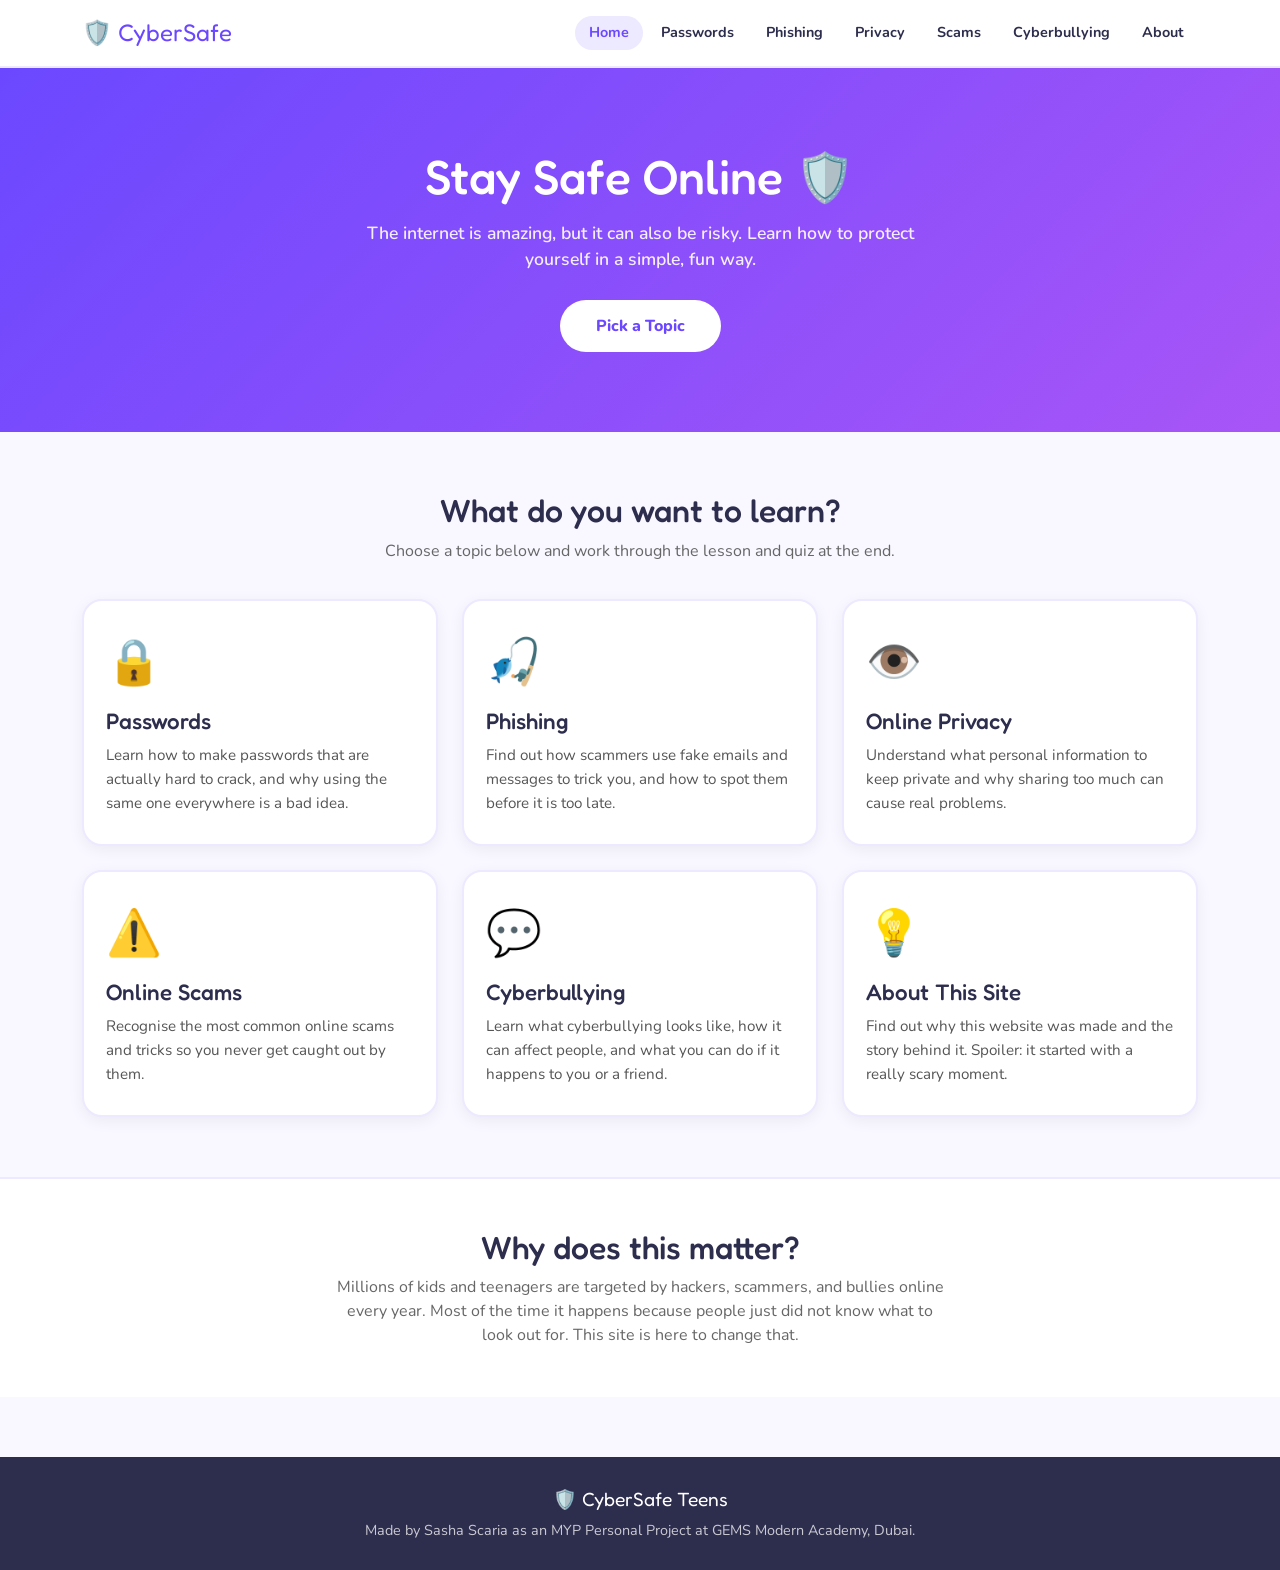
<file: index.html>
<!DOCTYPE html>
<html lang="en">
<head>
  <meta charset="UTF-8">
  <meta name="viewport" content="width=device-width, initial-scale=1.0">
  <title>CyberSafe Teens</title>
  <link href="https://cdn.jsdelivr.net/npm/bootstrap@5.3.0/dist/css/bootstrap.min.css" rel="stylesheet">
  <link rel="stylesheet" href="style.css">
</head>
<body>

<nav class="navbar navbar-expand-lg">
  <div class="container">
    <a class="navbar-brand" href="index.html">🛡️ CyberSafe</a>
    <button class="navbar-toggler" type="button" data-bs-toggle="collapse" data-bs-target="#navMenu">
      <span class="navbar-toggler-icon"></span>
    </button>
    <div class="collapse navbar-collapse" id="navMenu">
      <ul class="navbar-nav ms-auto gap-1">
        <li class="nav-item"><a class="nav-link active" href="index.html">Home</a></li>
        <li class="nav-item"><a class="nav-link" href="passwords.html">Passwords</a></li>
        <li class="nav-item"><a class="nav-link" href="phishing.html">Phishing</a></li>
        <li class="nav-item"><a class="nav-link" href="privacy.html">Privacy</a></li>
        <li class="nav-item"><a class="nav-link" href="scams.html">Scams</a></li>
        <li class="nav-item"><a class="nav-link" href="cyberbullying.html">Cyberbullying</a></li>
        <li class="nav-item"><a class="nav-link" href="about.html">About</a></li>
      </ul>
    </div>
  </div>
</nav>

<div class="hero">
  <div class="container">
    <h1>Stay Safe Online 🛡️</h1>
    <p>The internet is amazing, but it can also be risky. Learn how to protect yourself in a simple, fun way.</p>
    <a href="#topics" class="btn-hero">Pick a Topic</a>
  </div>
</div>

<section class="section-pad" id="topics">
  <div class="container">
    <h2 class="section-title">What do you want to learn?</h2>
    <p class="section-sub">Choose a topic below and work through the lesson and quiz at the end.</p>

    <div class="row g-4">
      <div class="col-sm-6 col-lg-4">
        <a href="passwords.html" class="topic-card">
          <span class="card-icon">🔒</span>
          <h3>Passwords</h3>
          <p>Learn how to make passwords that are actually hard to crack, and why using the same one everywhere is a bad idea.</p>
        </a>
      </div>

      <div class="col-sm-6 col-lg-4">
        <a href="phishing.html" class="topic-card">
          <span class="card-icon">🎣</span>
          <h3>Phishing</h3>
          <p>Find out how scammers use fake emails and messages to trick you, and how to spot them before it is too late.</p>
        </a>
      </div>

      <div class="col-sm-6 col-lg-4">
        <a href="privacy.html" class="topic-card">
          <span class="card-icon">👁️</span>
          <h3>Online Privacy</h3>
          <p>Understand what personal information to keep private and why sharing too much can cause real problems.</p>
        </a>
      </div>

      <div class="col-sm-6 col-lg-4">
        <a href="scams.html" class="topic-card">
          <span class="card-icon">⚠️</span>
          <h3>Online Scams</h3>
          <p>Recognise the most common online scams and tricks so you never get caught out by them.</p>
        </a>
      </div>

      <div class="col-sm-6 col-lg-4">
        <a href="cyberbullying.html" class="topic-card">
          <span class="card-icon">💬</span>
          <h3>Cyberbullying</h3>
          <p>Learn what cyberbullying looks like, how it can affect people, and what you can do if it happens to you or a friend.</p>
        </a>
      </div>

      <div class="col-sm-6 col-lg-4">
        <a href="about.html" class="topic-card">
          <span class="card-icon">💡</span>
          <h3>About This Site</h3>
          <p>Find out why this website was made and the story behind it. Spoiler: it started with a really scary moment.</p>
        </a>
      </div>
    </div>
  </div>
</section>

<section style="background:#fff; padding: 50px 0; border-top: 2px solid #EDE9FF;">
  <div class="container text-center">
    <h2 class="section-title">Why does this matter?</h2>
    <p class="section-sub" style="max-width:620px; margin: 0 auto 0;">
      Millions of kids and teenagers are targeted by hackers, scammers, and bullies online every year.
      Most of the time it happens because people just did not know what to look out for.
      This site is here to change that.
    </p>
  </div>
</section>

<footer>
  <div class="container">
    <span class="footer-brand">🛡️ CyberSafe Teens</span>
    <p style="margin:0;">Made by Sasha Scaria as an MYP Personal Project at GEMS Modern Academy, Dubai.</p>
  </div>
</footer>

<script src="https://cdn.jsdelivr.net/npm/bootstrap@5.3.0/dist/js/bootstrap.bundle.min.js"></script>
</body>
</html>
</file>
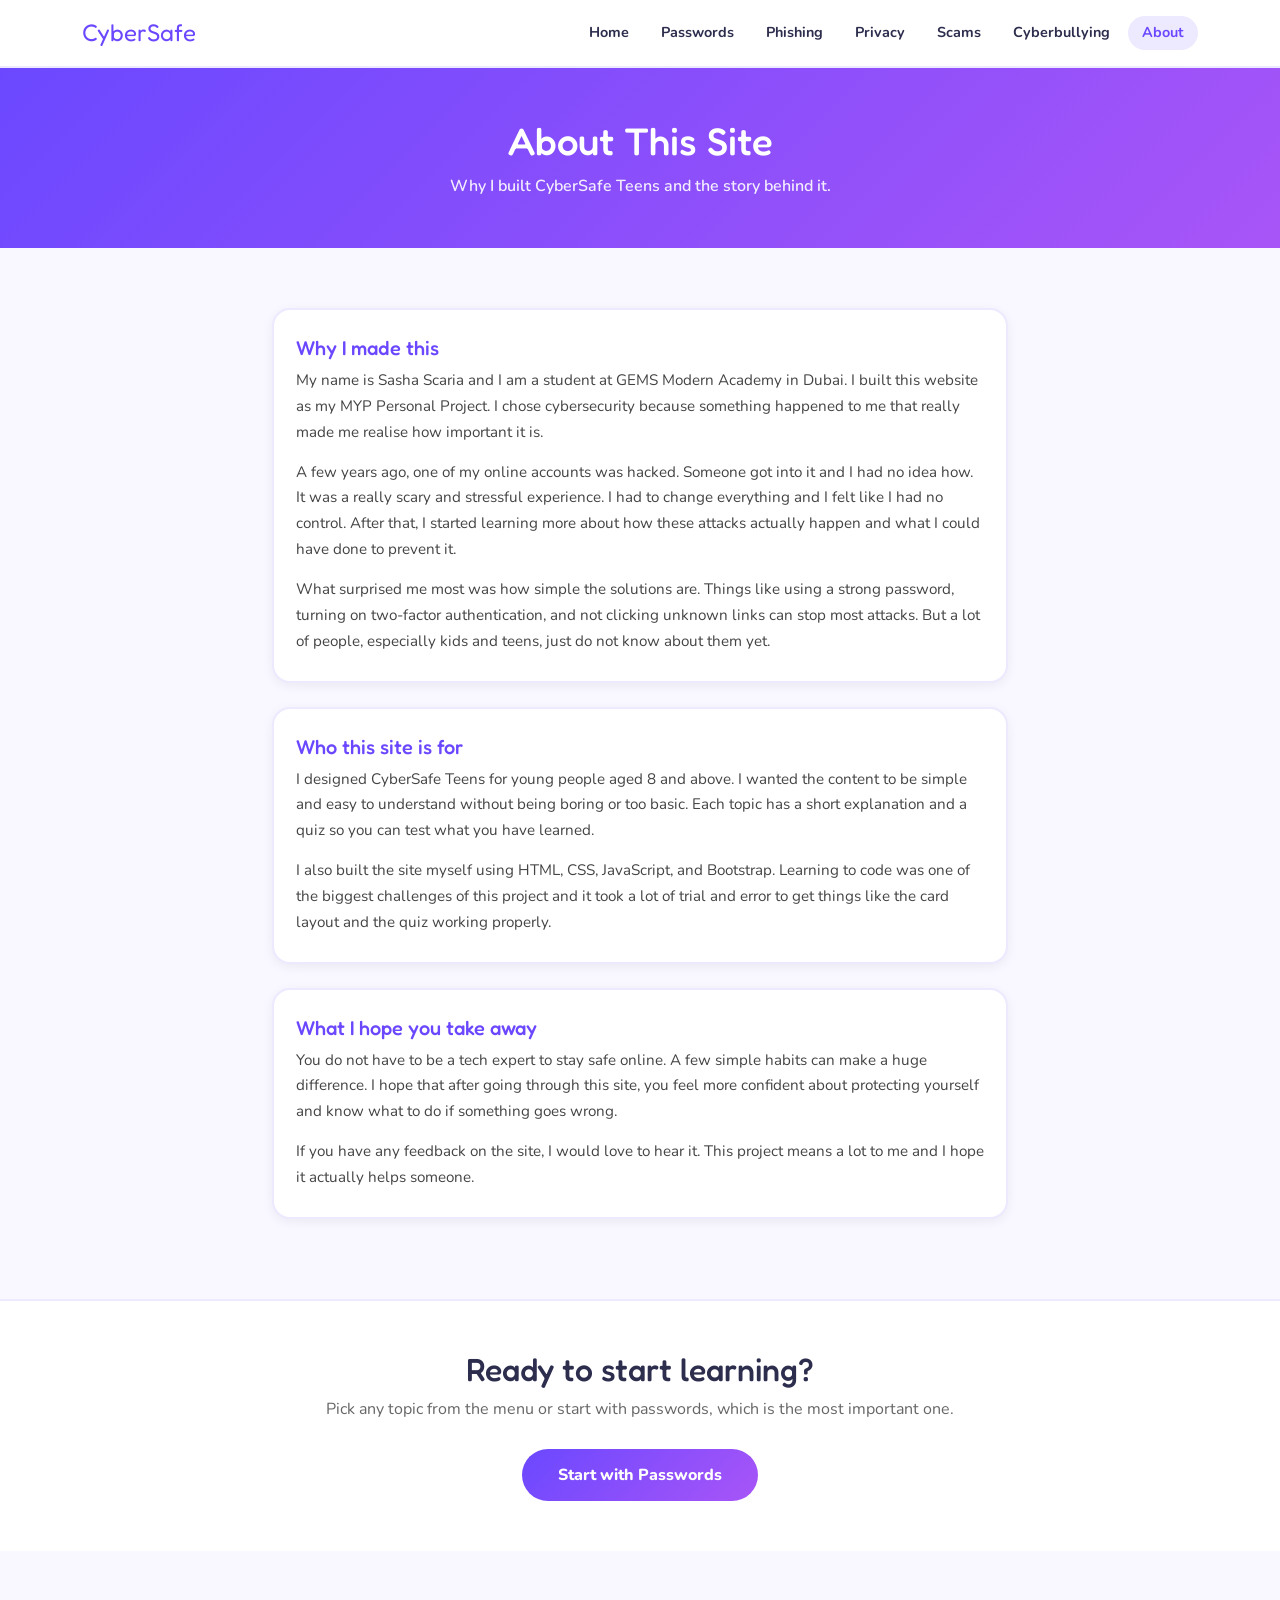
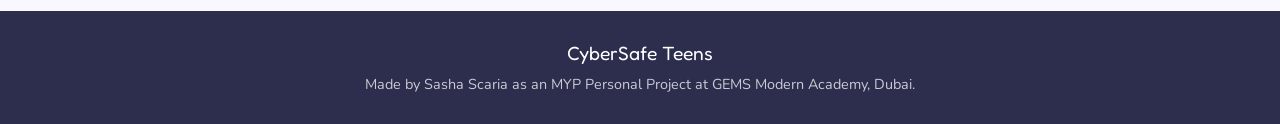
<file: about.html>
<!DOCTYPE html>
<html lang="en">
<head>
  <meta charset="UTF-8">
  <meta name="viewport" content="width=device-width, initial-scale=1.0">
  <title>About | CyberSafe Teens</title>
  <link href="https://cdn.jsdelivr.net/npm/bootstrap@5.3.0/dist/css/bootstrap.min.css" rel="stylesheet">
  <link rel="stylesheet" href="style.css">
</head>
<body>

<nav class="navbar navbar-expand-lg">
  <div class="container">
    <a class="navbar-brand" href="index.html">CyberSafe</a>
    <button class="navbar-toggler" type="button" data-bs-toggle="collapse" data-bs-target="#navMenu">
      <span class="navbar-toggler-icon"></span>
    </button>
    <div class="collapse navbar-collapse" id="navMenu">
      <ul class="navbar-nav ms-auto gap-1">
        <li class="nav-item"><a class="nav-link" href="index.html">Home</a></li>
        <li class="nav-item"><a class="nav-link" href="passwords.html">Passwords</a></li>
        <li class="nav-item"><a class="nav-link" href="phishing.html">Phishing</a></li>
        <li class="nav-item"><a class="nav-link" href="privacy.html">Privacy</a></li>
        <li class="nav-item"><a class="nav-link" href="scams.html">Scams</a></li>
        <li class="nav-item"><a class="nav-link" href="cyberbullying.html">Cyberbullying</a></li>
        <li class="nav-item"><a class="nav-link active" href="about.html">About</a></li>
      </ul>
    </div>
  </div>
</nav>

<div class="page-hero">
  <div class="container">
    <h1>About This Site</h1>
    <p>Why I built CyberSafe Teens and the story behind it.</p>
  </div>
</div>

<section class="section-pad">
  <div class="container">
    <div class="row justify-content-center">
      <div class="col-lg-8">

        <div class="info-card" style="margin-bottom: 24px;">
          <h4>Why I made this</h4>
          <p>
            My name is Sasha Scaria and I am a student at GEMS Modern Academy in Dubai.
            I built this website as my MYP Personal Project. I chose cybersecurity because
            something happened to me that really made me realise how important it is.
          </p>
          <p style="margin-top: 14px;">
            A few years ago, one of my online accounts was hacked. Someone got into it and I had no idea how.
            It was a really scary and stressful experience. I had to change everything and I felt like I had no control.
            After that, I started learning more about how these attacks actually happen and what I could have done to prevent it.
          </p>
          <p style="margin-top: 14px;">
            What surprised me most was how simple the solutions are. Things like using a strong password,
            turning on two-factor authentication, and not clicking unknown links can stop most attacks.
            But a lot of people, especially kids and teens, just do not know about them yet.
          </p>
        </div>

        <div class="info-card" style="margin-bottom: 24px;">
          <h4>Who this site is for</h4>
          <p>
            I designed CyberSafe Teens for young people aged 8 and above. I wanted the content to be simple and easy to understand
            without being boring or too basic. Each topic has a short explanation and a quiz so you can test what you have learned.
          </p>
          <p style="margin-top: 14px;">
            I also built the site myself using HTML, CSS, JavaScript, and Bootstrap.
            Learning to code was one of the biggest challenges of this project and it took a lot of trial and error
            to get things like the card layout and the quiz working properly.
          </p>
        </div>

        <div class="info-card">
          <h4>What I hope you take away</h4>
          <p>
            You do not have to be a tech expert to stay safe online. A few simple habits can make a huge difference.
            I hope that after going through this site, you feel more confident about protecting yourself
            and know what to do if something goes wrong.
          </p>
          <p style="margin-top: 14px;">
            If you have any feedback on the site, I would love to hear it. This project means a lot to me
            and I hope it actually helps someone.
          </p>
        </div>

      </div>
    </div>
  </div>
</section>

<section style="background:#fff; padding: 50px 0; border-top: 2px solid #EDE9FF;">
  <div class="container text-center">
    <h2 class="section-title">Ready to start learning?</h2>
    <p class="section-sub" style="margin-bottom: 28px;">Pick any topic from the menu or start with passwords, which is the most important one.</p>
    <a href="passwords.html" class="btn-hero" style="background: linear-gradient(135deg, #6B48FF, #A855F7); color: #fff;">Start with Passwords</a>
  </div>
</section>

<footer>
  <div class="container">
    <span class="footer-brand">CyberSafe Teens</span>
    <p style="margin:0;">Made by Sasha Scaria as an MYP Personal Project at GEMS Modern Academy, Dubai.</p>
  </div>
</footer>

<script src="https://cdn.jsdelivr.net/npm/bootstrap@5.3.0/dist/js/bootstrap.bundle.min.js"></script>
</body>
</html>
</file>
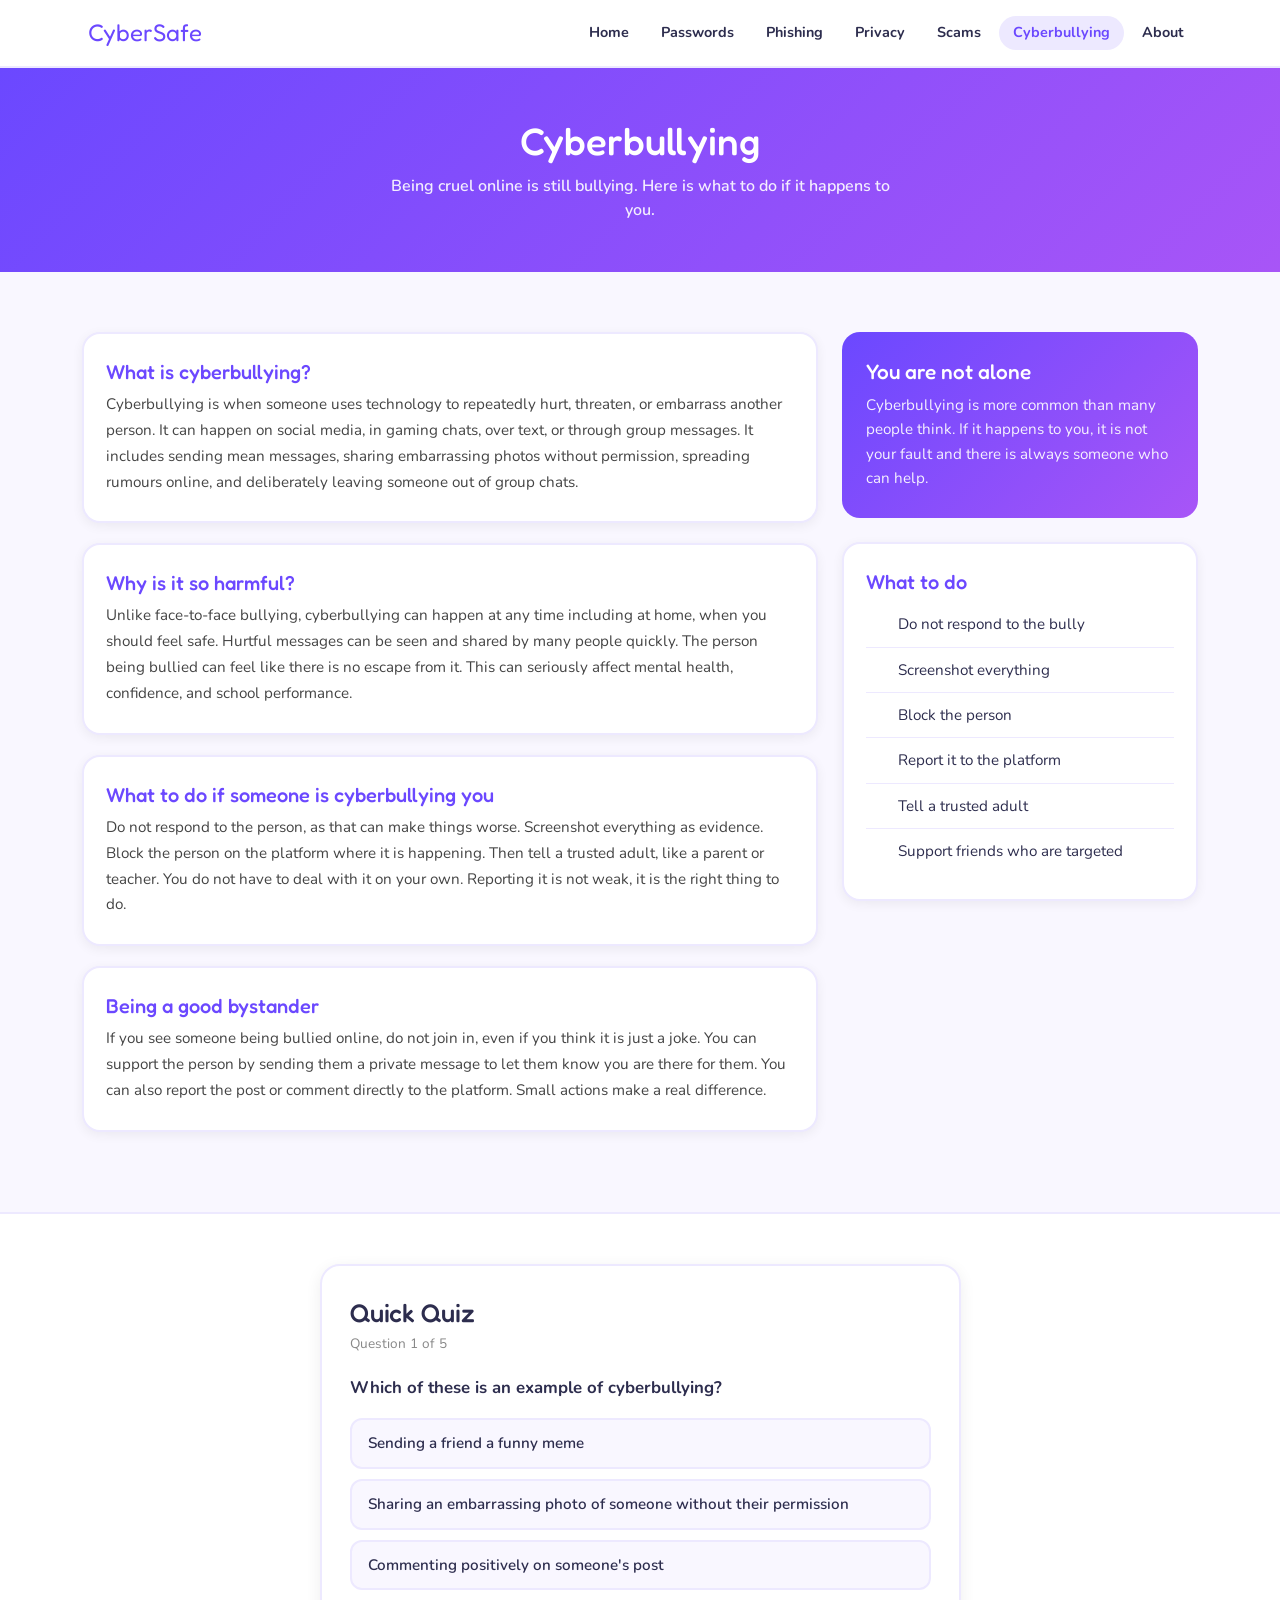
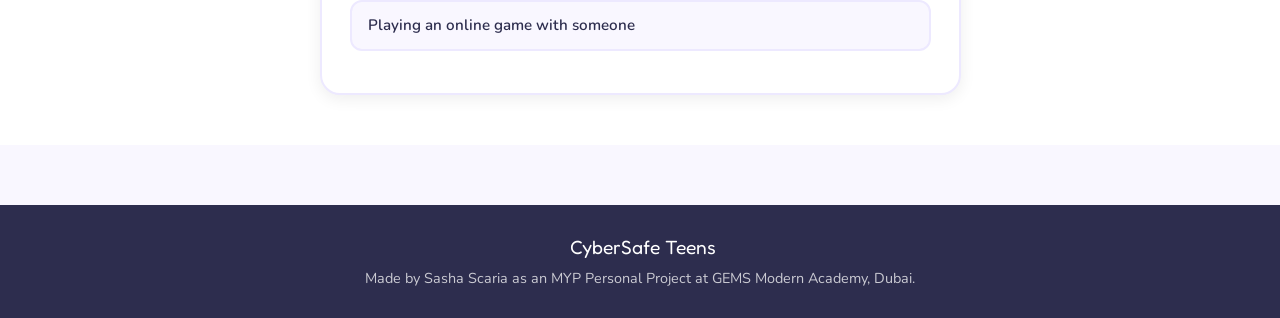
<file: cyberbullying.html>
<!DOCTYPE html>
<html lang="en">
<head>
  <meta charset="UTF-8">
  <meta name="viewport" content="width=device-width, initial-scale=1.0">
  <title>Cyberbullying | CyberSafe Teens</title>
  <link href="https://cdn.jsdelivr.net/npm/bootstrap@5.3.0/dist/css/bootstrap.min.css" rel="stylesheet">
  <link rel="stylesheet" href="style.css">
</head>
<body>

<nav class="navbar navbar-expand-lg">
  <div class="container">
    <a class="navbar-brand" href="index.html">️ CyberSafe</a>
    <button class="navbar-toggler" type="button" data-bs-toggle="collapse" data-bs-target="#navMenu">
      <span class="navbar-toggler-icon"></span>
    </button>
    <div class="collapse navbar-collapse" id="navMenu">
      <ul class="navbar-nav ms-auto gap-1">
        <li class="nav-item"><a class="nav-link" href="index.html">Home</a></li>
        <li class="nav-item"><a class="nav-link" href="passwords.html">Passwords</a></li>
        <li class="nav-item"><a class="nav-link" href="phishing.html">Phishing</a></li>
        <li class="nav-item"><a class="nav-link" href="privacy.html">Privacy</a></li>
        <li class="nav-item"><a class="nav-link" href="scams.html">Scams</a></li>
        <li class="nav-item"><a class="nav-link active" href="cyberbullying.html">Cyberbullying</a></li>
        <li class="nav-item"><a class="nav-link" href="about.html">About</a></li>
      </ul>
    </div>
  </div>
</nav>

<div class="page-hero">
  <div class="container">
    <h1> Cyberbullying</h1>
    <p>Being cruel online is still bullying. Here is what to do if it happens to you.</p>
  </div>
</div>

<section class="section-pad">
  <div class="container">
    <div class="row g-4">

      <div class="col-lg-8">

        <div class="info-card">
          <h4>What is cyberbullying?</h4>
          <p>
            Cyberbullying is when someone uses technology to repeatedly hurt, threaten, or embarrass another person.
            It can happen on social media, in gaming chats, over text, or through group messages.
            It includes sending mean messages, sharing embarrassing photos without permission,
            spreading rumours online, and deliberately leaving someone out of group chats.
          </p>
        </div>

        <div class="info-card">
          <h4>Why is it so harmful?</h4>
          <p>
            Unlike face-to-face bullying, cyberbullying can happen at any time including at home,
            when you should feel safe. Hurtful messages can be seen and shared by many people quickly.
            The person being bullied can feel like there is no escape from it.
            This can seriously affect mental health, confidence, and school performance.
          </p>
        </div>

        <div class="info-card">
          <h4>What to do if someone is cyberbullying you</h4>
          <p>
            Do not respond to the person, as that can make things worse. Screenshot everything as evidence.
            Block the person on the platform where it is happening. Then tell a trusted adult, like a parent or teacher.
            You do not have to deal with it on your own. Reporting it is not weak, it is the right thing to do.
          </p>
        </div>

        <div class="info-card">
          <h4>Being a good bystander</h4>
          <p>
            If you see someone being bullied online, do not join in, even if you think it is just a joke.
            You can support the person by sending them a private message to let them know you are there for them.
            You can also report the post or comment directly to the platform. Small actions make a real difference.
          </p>
        </div>

      </div>

      <div class="col-lg-4">
        <div class="why-badge">
          <h4>You are not alone</h4>
          <p>Cyberbullying is more common than many people think. If it happens to you, it is not your fault and there is always someone who can help.</p>
        </div>

        <div class="info-card">
          <h4>What to do</h4>
          <ul class="tips-list">
            <li>Do not respond to the bully</li>
            <li>Screenshot everything</li>
            <li>Block the person</li>
            <li>Report it to the platform</li>
            <li>Tell a trusted adult</li>
            <li>Support friends who are targeted</li>
          </ul>
        </div>
      </div>

    </div>
  </div>
</section>

<section style="background:#fff; padding: 50px 0; border-top: 2px solid #EDE9FF;">
  <div class="container">
    <div class="row justify-content-center">
      <div class="col-lg-7">

        <div class="quiz-wrapper">
          <h3> Quick Quiz</h3>
          <p class="quiz-progress" id="progress">Question 1 of 5</p>
          <div id="quiz-area">
            <p class="quiz-question" id="question-text"></p>
            <div id="options-area"></div>
            <div class="quiz-feedback" id="feedback"></div>
            <button class="btn-next" id="next-btn" onclick="nextQuestion()">Next question</button>
          </div>
          <div class="score-box" id="score-box">
            <div class="score-num" id="score-num"></div>
            <div class="score-label">out of 5</div>
            <div class="score-msg" id="score-msg"></div>
            <button class="btn-restart" onclick="restartQuiz()">Try again</button>
          </div>
        </div>

      </div>
    </div>
  </div>
</section>

<footer>
  <div class="container">
    <span class="footer-brand">️ CyberSafe Teens</span>
    <p style="margin:0;">Made by Sasha Scaria as an MYP Personal Project at GEMS Modern Academy, Dubai.</p>
  </div>
</footer>

<script src="https://cdn.jsdelivr.net/npm/bootstrap@5.3.0/dist/js/bootstrap.bundle.min.js"></script>
<script>
const questions = [
  {
    q: "Which of these is an example of cyberbullying?",
    options: [
      "Sending a friend a funny meme",
      "Sharing an embarrassing photo of someone without their permission",
      "Commenting positively on someone's post",
      "Playing an online game with someone"
    ],
    answer: 1,
    explanation: "Sharing photos of someone without their consent, especially to humiliate them, is cyberbullying. It can cause real harm even if the person sharing it thinks it is just a joke."
  },
  {
    q: "Your classmate is getting mean comments on their posts. What is the best thing you can do?",
    options: [
      "Like the comments so more people see them",
      "Do nothing because it is not your problem",
      "Join in because everyone else is doing it",
      "Send them a private message to show support and report the comments"
    ],
    answer: 3,
    explanation: "Being a supportive bystander matters. Reaching out privately and reporting the harmful comments helps the person feel less alone and can help stop the bullying."
  },
  {
    q: "Someone has been sending you nasty messages online. What should you do first?",
    options: [
      "Send back even nastier messages",
      "Screenshot the messages, block the person, and tell an adult",
      "Delete the messages so no one finds out",
      "Wait and see if it stops on its own"
    ],
    answer: 1,
    explanation: "Screenshotting gives you evidence. Blocking stops further contact. Telling an adult means the situation can be properly dealt with. Do not respond, as that can make things worse."
  },
  {
    q: "Why can cyberbullying be harder to escape than face-to-face bullying?",
    options: [
      "Because it happens in the classroom",
      "Because it can follow you home and happen at any time of day or night",
      "Because teachers see it happen",
      "Because it is always anonymous"
    ],
    answer: 1,
    explanation: "Cyberbullying can happen anywhere at any time. Even when you are at home or trying to sleep, messages can still come in. This is why it can feel overwhelming and impossible to escape."
  },
  {
    q: "Someone tells you that cyberbullying is not real bullying because it is just online. Are they right?",
    options: [
      "Yes, words online cannot really hurt someone",
      "No, cyberbullying causes real harm to real people and is taken seriously by schools and the law",
      "Yes, as long as no one meets in real life it is fine",
      "It depends on how many people see the messages"
    ],
    answer: 1,
    explanation: "Cyberbullying is a serious issue. It causes real emotional harm and in many places is illegal. Schools take it seriously and there are laws in many countries to protect people from it."
  }
];

let current = 0, score = 0, answered = false;

function loadQuestion() {
  answered = false;
  const q = questions[current];
  document.getElementById('progress').textContent = 'Question ' + (current + 1) + ' of 5';
  document.getElementById('question-text').textContent = q.q;

  const area = document.getElementById('options-area');
  area.innerHTML = '';
  q.options.forEach(function(opt, i) {
    const btn = document.createElement('button');
    btn.className = 'quiz-option';
    btn.textContent = opt;
    btn.onclick = function() { selectAnswer(i); };
    area.appendChild(btn);
  });

  const feedback = document.getElementById('feedback');
  feedback.className = 'quiz-feedback';
  feedback.textContent = '';

  const nextBtn = document.getElementById('next-btn');
  nextBtn.className = 'btn-next';
  nextBtn.textContent = current === questions.length - 1 ? 'See my score' : 'Next question';
}

function selectAnswer(i) {
  if (answered) return;
  answered = true;

  const q = questions[current];
  const buttons = document.querySelectorAll('.quiz-option');
  buttons.forEach(function(btn) { btn.disabled = true; });

  if (i === q.answer) {
    buttons[i].classList.add('correct');
    score++;
  } else {
    buttons[i].classList.add('wrong');
    buttons[q.answer].classList.add('correct');
  }

  const feedback = document.getElementById('feedback');
  feedback.textContent = q.explanation;
  feedback.className = 'quiz-feedback show';

  document.getElementById('next-btn').className = 'btn-next show';
}

function nextQuestion() {
  current++;
  if (current < questions.length) {
    loadQuestion();
  } else {
    showScore();
  }
}

function showScore() {
  document.getElementById('quiz-area').style.display = 'none';
  document.getElementById('progress').style.display = 'none';
  const box = document.getElementById('score-box');
  box.className = 'score-box show';
  document.getElementById('score-num').textContent = score;
  const msgs = ['Keep practising!', 'Not bad, try again!', 'Good effort!', 'Great work!', 'Perfect score!'];
  document.getElementById('score-msg').textContent = msgs[score] || msgs[4];
}

function restartQuiz() {
  current = 0; score = 0; answered = false;
  document.getElementById('quiz-area').style.display = 'block';
  document.getElementById('progress').style.display = 'block';
  document.getElementById('score-box').className = 'score-box';
  loadQuestion();
}

loadQuestion();
</script>
</body>
</html>
</file>
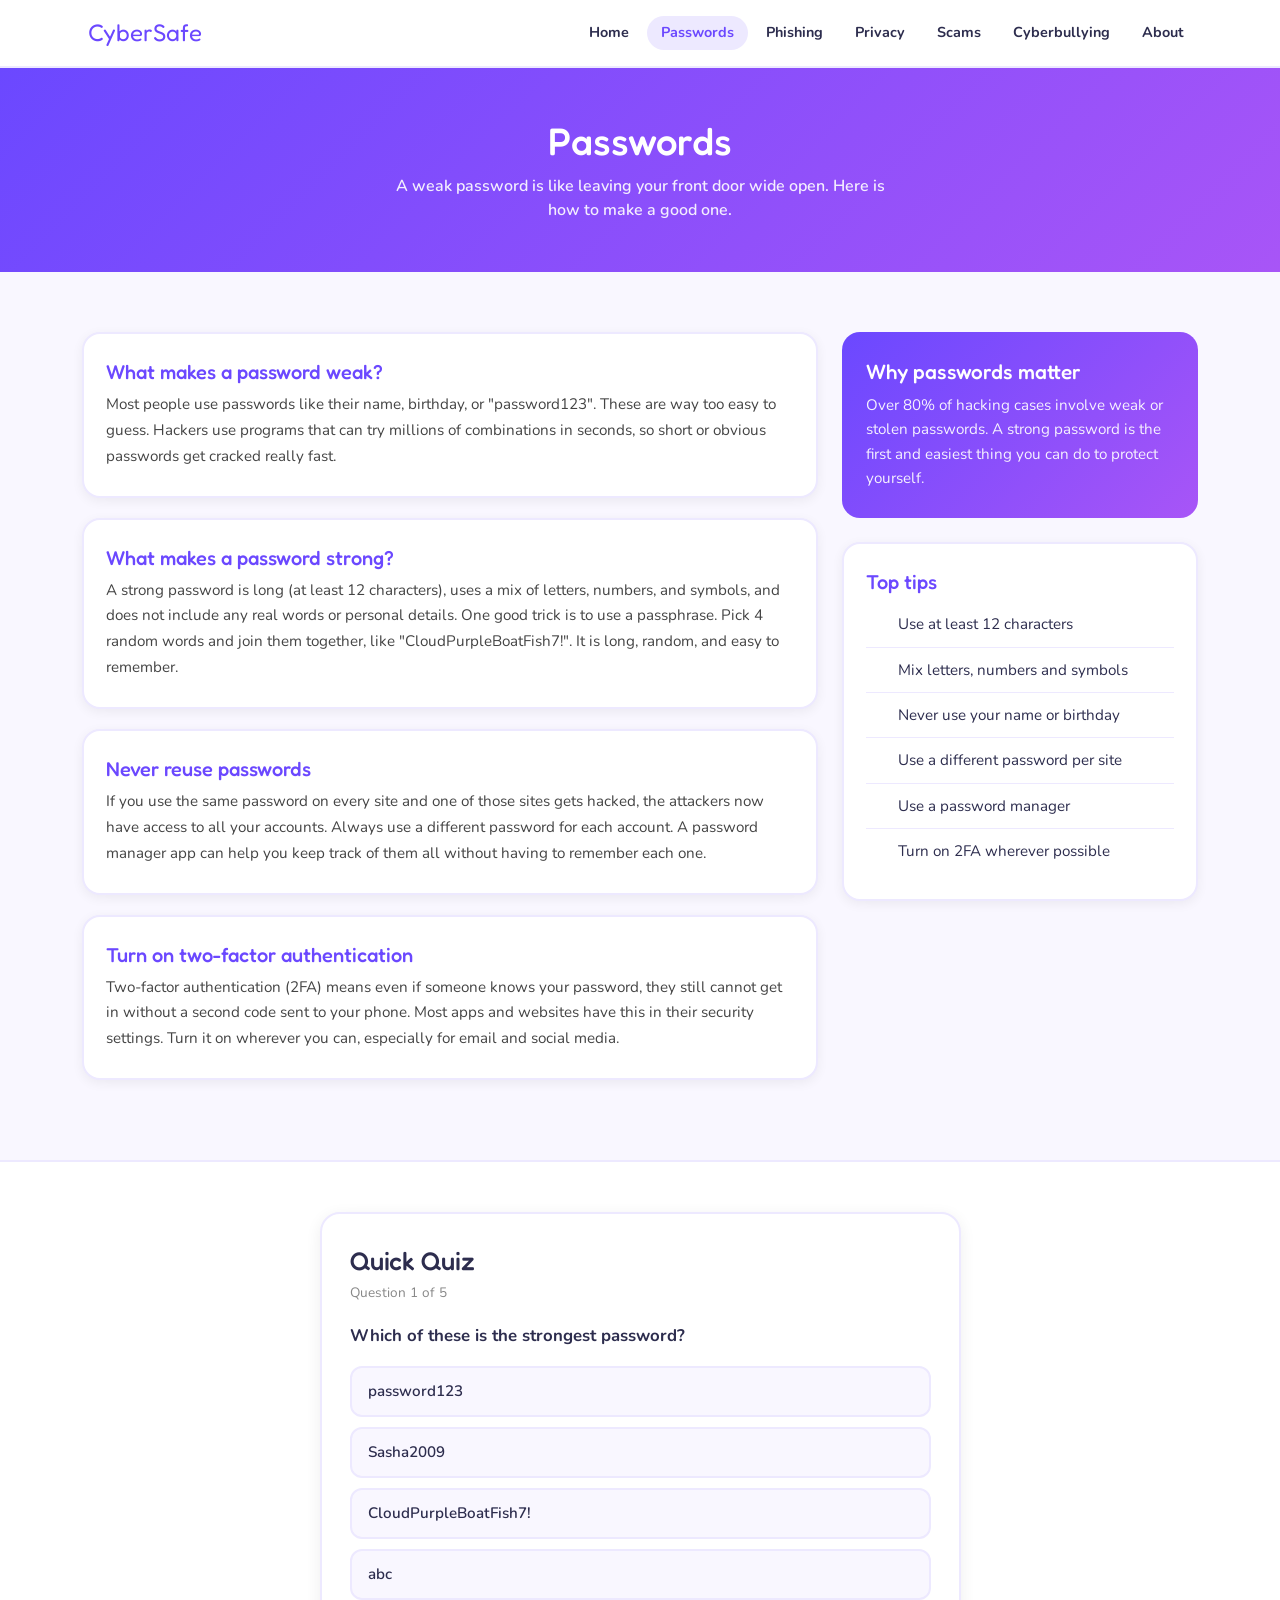
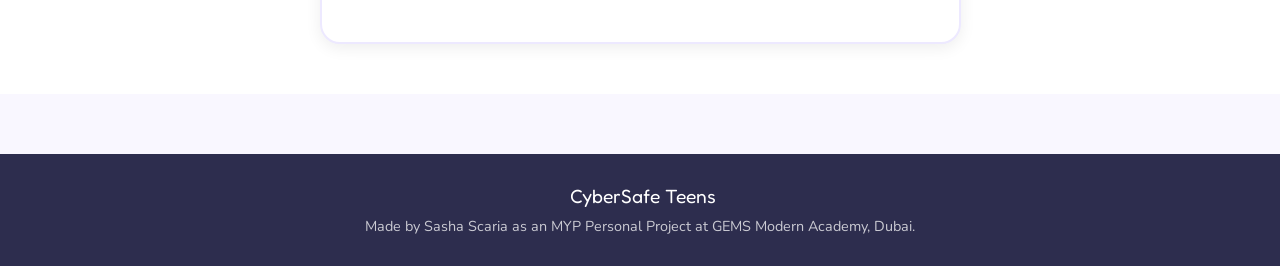
<file: passwords.html>
<!DOCTYPE html>
<html lang="en">
<head>
  <meta charset="UTF-8">
  <meta name="viewport" content="width=device-width, initial-scale=1.0">
  <title>Passwords | CyberSafe Teens</title>
  <link href="https://cdn.jsdelivr.net/npm/bootstrap@5.3.0/dist/css/bootstrap.min.css" rel="stylesheet">
  <link rel="stylesheet" href="style.css">
</head>
<body>

<nav class="navbar navbar-expand-lg">
  <div class="container">
    <a class="navbar-brand" href="index.html">️ CyberSafe</a>
    <button class="navbar-toggler" type="button" data-bs-toggle="collapse" data-bs-target="#navMenu">
      <span class="navbar-toggler-icon"></span>
    </button>
    <div class="collapse navbar-collapse" id="navMenu">
      <ul class="navbar-nav ms-auto gap-1">
        <li class="nav-item"><a class="nav-link" href="index.html">Home</a></li>
        <li class="nav-item"><a class="nav-link active" href="passwords.html">Passwords</a></li>
        <li class="nav-item"><a class="nav-link" href="phishing.html">Phishing</a></li>
        <li class="nav-item"><a class="nav-link" href="privacy.html">Privacy</a></li>
        <li class="nav-item"><a class="nav-link" href="scams.html">Scams</a></li>
        <li class="nav-item"><a class="nav-link" href="cyberbullying.html">Cyberbullying</a></li>
        <li class="nav-item"><a class="nav-link" href="about.html">About</a></li>
      </ul>
    </div>
  </div>
</nav>

<div class="page-hero">
  <div class="container">
    <h1> Passwords</h1>
    <p>A weak password is like leaving your front door wide open. Here is how to make a good one.</p>
  </div>
</div>

<section class="section-pad">
  <div class="container">
    <div class="row g-4">

      <div class="col-lg-8">

        <div class="info-card">
          <h4>What makes a password weak?</h4>
          <p>
            Most people use passwords like their name, birthday, or "password123". These are way too easy to guess.
            Hackers use programs that can try millions of combinations in seconds, so short or obvious passwords get cracked really fast.
          </p>
        </div>

        <div class="info-card">
          <h4>What makes a password strong?</h4>
          <p>
            A strong password is long (at least 12 characters), uses a mix of letters, numbers, and symbols, and does not include
            any real words or personal details. One good trick is to use a passphrase. Pick 4 random words and join them together,
            like "CloudPurpleBoatFish7!". It is long, random, and easy to remember.
          </p>
        </div>

        <div class="info-card">
          <h4>Never reuse passwords</h4>
          <p>
            If you use the same password on every site and one of those sites gets hacked,
            the attackers now have access to all your accounts. Always use a different password for each account.
            A password manager app can help you keep track of them all without having to remember each one.
          </p>
        </div>

        <div class="info-card">
          <h4>Turn on two-factor authentication</h4>
          <p>
            Two-factor authentication (2FA) means even if someone knows your password, they still cannot get in without a
            second code sent to your phone. Most apps and websites have this in their security settings. Turn it on
            wherever you can, especially for email and social media.
          </p>
        </div>

      </div>

      <div class="col-lg-4">
        <div class="why-badge">
          <h4>Why passwords matter</h4>
          <p>Over 80% of hacking cases involve weak or stolen passwords. A strong password is the first and easiest thing you can do to protect yourself.</p>
        </div>

        <div class="info-card">
          <h4>Top tips</h4>
          <ul class="tips-list">
            <li>Use at least 12 characters</li>
            <li>Mix letters, numbers and symbols</li>
            <li>Never use your name or birthday</li>
            <li>Use a different password per site</li>
            <li>Use a password manager</li>
            <li>Turn on 2FA wherever possible</li>
          </ul>
        </div>
      </div>

    </div>
  </div>
</section>

<section style="background:#fff; padding: 50px 0; border-top: 2px solid #EDE9FF;">
  <div class="container">
    <div class="row justify-content-center">
      <div class="col-lg-7">

        <div class="quiz-wrapper">
          <h3> Quick Quiz</h3>
          <p class="quiz-progress" id="progress">Question 1 of 5</p>
          <div id="quiz-area">
            <p class="quiz-question" id="question-text"></p>
            <div id="options-area"></div>
            <div class="quiz-feedback" id="feedback"></div>
            <button class="btn-next" id="next-btn" onclick="nextQuestion()">Next question</button>
          </div>
          <div class="score-box" id="score-box">
            <div class="score-num" id="score-num"></div>
            <div class="score-label">out of 5</div>
            <div class="score-msg" id="score-msg"></div>
            <button class="btn-restart" onclick="restartQuiz()">Try again</button>
          </div>
        </div>

      </div>
    </div>
  </div>
</section>

<footer>
  <div class="container">
    <span class="footer-brand">️ CyberSafe Teens</span>
    <p style="margin:0;">Made by Sasha Scaria as an MYP Personal Project at GEMS Modern Academy, Dubai.</p>
  </div>
</footer>

<script src="https://cdn.jsdelivr.net/npm/bootstrap@5.3.0/dist/js/bootstrap.bundle.min.js"></script>
<script>
const questions = [
  {
    q: "Which of these is the strongest password?",
    options: ["password123", "Sasha2009", "CloudPurpleBoatFish7!", "abc"],
    answer: 2,
    explanation: "CloudPurpleBoatFish7! is long, uses mixed characters and is not based on any personal info. The others are either too short or too obvious."
  },
  {
    q: "Why should you use a different password for each website?",
    options: [
      "It is not necessary, one password is fine",
      "So you forget them more easily",
      "If one site is hacked, your other accounts stay safe",
      "Websites require it by law"
    ],
    answer: 2,
    explanation: "If you reuse a password and one site gets hacked, attackers can use that same password to break into your other accounts too."
  },
  {
    q: "What does two-factor authentication (2FA) do?",
    options: [
      "Makes your password twice as long",
      "Requires a second code to log in, usually sent to your phone",
      "Automatically creates a strong password",
      "Deletes your account if someone tries to hack it"
    ],
    answer: 1,
    explanation: "2FA adds an extra step to logging in. Even if someone has your password, they still need the second code to get into your account."
  },
  {
    q: "Your friend suggests using your dog's name as a password. What should you tell them?",
    options: [
      "It is a great idea as long as you add a number",
      "It is fine as long as the dog has a long name",
      "Personal details are easy to guess or find online, so it is not a good idea",
      "Only use it for unimportant accounts"
    ],
    answer: 2,
    explanation: "Personal details like pet names, birthdays, and family names are often easy to find on social media or guess. Passwords should be random and not connected to you personally."
  },
  {
    q: "What is a passphrase?",
    options: [
      "A very short password",
      "A sequence of random words used as a password",
      "A password that only uses numbers",
      "A hint to remind you of your password"
    ],
    answer: 1,
    explanation: "A passphrase is a string of random words, like 'PurpleCloudFishTree'. It is long and random, which makes it very hard to crack, but still easy to remember."
  }
];

let current = 0, score = 0, answered = false;

function loadQuestion() {
  answered = false;
  const q = questions[current];
  document.getElementById('progress').textContent = 'Question ' + (current + 1) + ' of 5';
  document.getElementById('question-text').textContent = q.q;

  const area = document.getElementById('options-area');
  area.innerHTML = '';
  q.options.forEach(function(opt, i) {
    const btn = document.createElement('button');
    btn.className = 'quiz-option';
    btn.textContent = opt;
    btn.onclick = function() { selectAnswer(i); };
    area.appendChild(btn);
  });

  const feedback = document.getElementById('feedback');
  feedback.className = 'quiz-feedback';
  feedback.textContent = '';

  const nextBtn = document.getElementById('next-btn');
  nextBtn.className = 'btn-next';
  nextBtn.textContent = current === questions.length - 1 ? 'See my score' : 'Next question';
}

function selectAnswer(i) {
  if (answered) return;
  answered = true;

  const q = questions[current];
  const buttons = document.querySelectorAll('.quiz-option');

  buttons.forEach(function(btn) { btn.disabled = true; });

  if (i === q.answer) {
    buttons[i].classList.add('correct');
    score++;
  } else {
    buttons[i].classList.add('wrong');
    buttons[q.answer].classList.add('correct');
  }

  const feedback = document.getElementById('feedback');
  feedback.textContent = q.explanation;
  feedback.className = 'quiz-feedback show';

  document.getElementById('next-btn').className = 'btn-next show';
}

function nextQuestion() {
  current++;
  if (current < questions.length) {
    loadQuestion();
  } else {
    showScore();
  }
}

function showScore() {
  document.getElementById('quiz-area').style.display = 'none';
  document.getElementById('progress').style.display = 'none';
  const box = document.getElementById('score-box');
  box.className = 'score-box show';
  document.getElementById('score-num').textContent = score;
  const msgs = ['Keep practising!', 'Not bad, try again!', 'Good effort!', 'Great work!', 'Perfect score!'];
  document.getElementById('score-msg').textContent = msgs[score] || msgs[4];
}

function restartQuiz() {
  current = 0; score = 0; answered = false;
  document.getElementById('quiz-area').style.display = 'block';
  document.getElementById('progress').style.display = 'block';
  document.getElementById('score-box').className = 'score-box';
  loadQuestion();
}

loadQuestion();
</script>
</body>
</html>
</file>
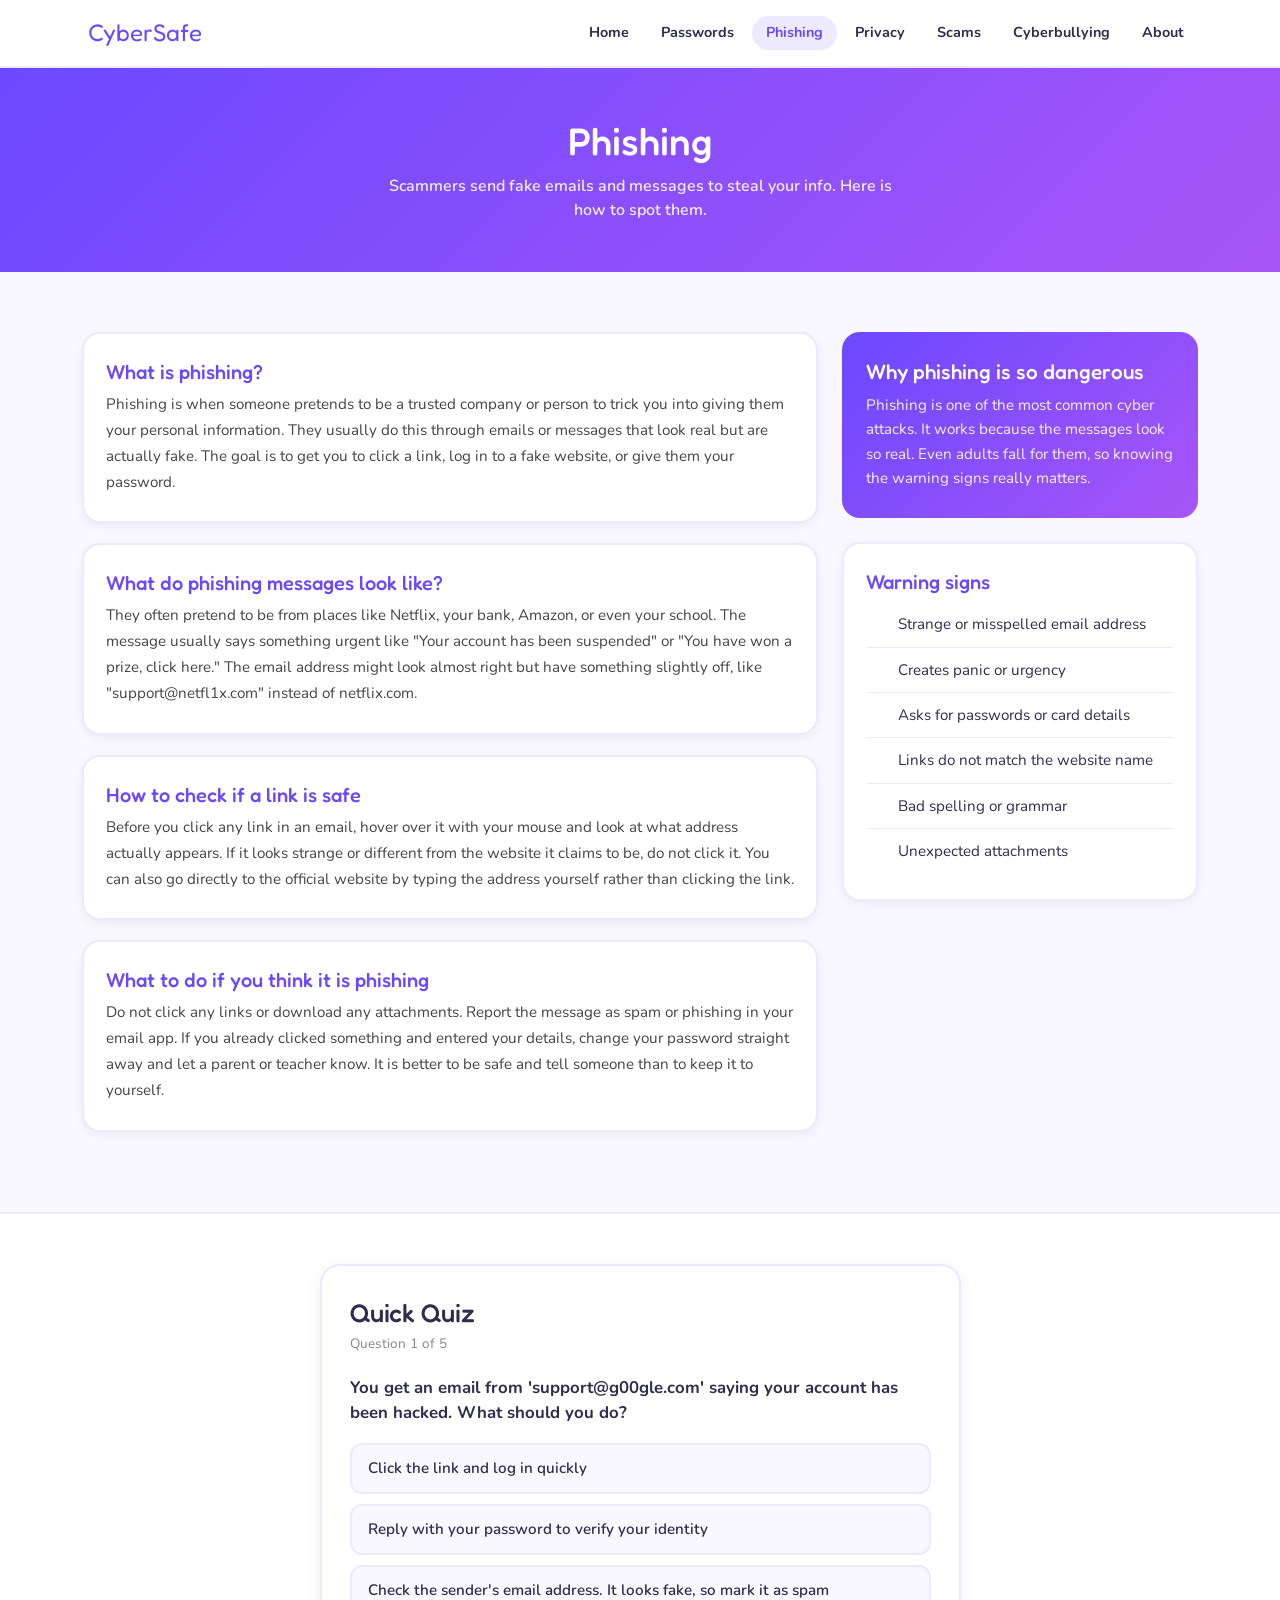
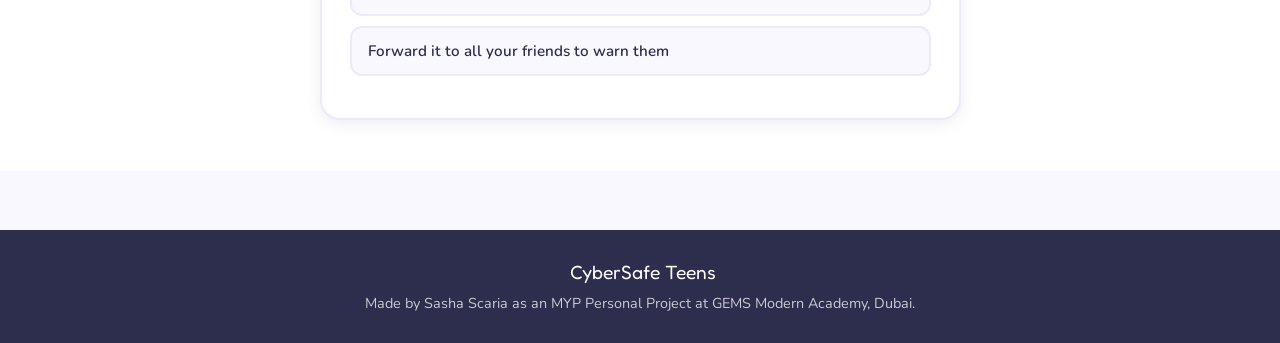
<file: phishing.html>
<!DOCTYPE html>
<html lang="en">
<head>
  <meta charset="UTF-8">
  <meta name="viewport" content="width=device-width, initial-scale=1.0">
  <title>Phishing | CyberSafe Teens</title>
  <link href="https://cdn.jsdelivr.net/npm/bootstrap@5.3.0/dist/css/bootstrap.min.css" rel="stylesheet">
  <link rel="stylesheet" href="style.css">
</head>
<body>

<nav class="navbar navbar-expand-lg">
  <div class="container">
    <a class="navbar-brand" href="index.html">️ CyberSafe</a>
    <button class="navbar-toggler" type="button" data-bs-toggle="collapse" data-bs-target="#navMenu">
      <span class="navbar-toggler-icon"></span>
    </button>
    <div class="collapse navbar-collapse" id="navMenu">
      <ul class="navbar-nav ms-auto gap-1">
        <li class="nav-item"><a class="nav-link" href="index.html">Home</a></li>
        <li class="nav-item"><a class="nav-link" href="passwords.html">Passwords</a></li>
        <li class="nav-item"><a class="nav-link active" href="phishing.html">Phishing</a></li>
        <li class="nav-item"><a class="nav-link" href="privacy.html">Privacy</a></li>
        <li class="nav-item"><a class="nav-link" href="scams.html">Scams</a></li>
        <li class="nav-item"><a class="nav-link" href="cyberbullying.html">Cyberbullying</a></li>
        <li class="nav-item"><a class="nav-link" href="about.html">About</a></li>
      </ul>
    </div>
  </div>
</nav>

<div class="page-hero">
  <div class="container">
    <h1> Phishing</h1>
    <p>Scammers send fake emails and messages to steal your info. Here is how to spot them.</p>
  </div>
</div>

<section class="section-pad">
  <div class="container">
    <div class="row g-4">

      <div class="col-lg-8">

        <div class="info-card">
          <h4>What is phishing?</h4>
          <p>
            Phishing is when someone pretends to be a trusted company or person to trick you into giving them your personal
            information. They usually do this through emails or messages that look real but are actually fake.
            The goal is to get you to click a link, log in to a fake website, or give them your password.
          </p>
        </div>

        <div class="info-card">
          <h4>What do phishing messages look like?</h4>
          <p>
            They often pretend to be from places like Netflix, your bank, Amazon, or even your school.
            The message usually says something urgent like "Your account has been suspended" or "You have won a prize, click here."
            The email address might look almost right but have something slightly off, like "support@netfl1x.com" instead of netflix.com.
          </p>
        </div>

        <div class="info-card">
          <h4>How to check if a link is safe</h4>
          <p>
            Before you click any link in an email, hover over it with your mouse and look at what address actually appears.
            If it looks strange or different from the website it claims to be, do not click it.
            You can also go directly to the official website by typing the address yourself rather than clicking the link.
          </p>
        </div>

        <div class="info-card">
          <h4>What to do if you think it is phishing</h4>
          <p>
            Do not click any links or download any attachments. Report the message as spam or phishing in your email app.
            If you already clicked something and entered your details, change your password straight away and let a parent or teacher know.
            It is better to be safe and tell someone than to keep it to yourself.
          </p>
        </div>

      </div>

      <div class="col-lg-4">
        <div class="why-badge">
          <h4>Why phishing is so dangerous</h4>
          <p>Phishing is one of the most common cyber attacks. It works because the messages look so real. Even adults fall for them, so knowing the warning signs really matters.</p>
        </div>

        <div class="info-card">
          <h4>Warning signs</h4>
          <ul class="tips-list">
            <li>Strange or misspelled email address</li>
            <li>Creates panic or urgency</li>
            <li>Asks for passwords or card details</li>
            <li>Links do not match the website name</li>
            <li>Bad spelling or grammar</li>
            <li>Unexpected attachments</li>
          </ul>
        </div>
      </div>

    </div>
  </div>
</section>

<section style="background:#fff; padding: 50px 0; border-top: 2px solid #EDE9FF;">
  <div class="container">
    <div class="row justify-content-center">
      <div class="col-lg-7">

        <div class="quiz-wrapper">
          <h3> Quick Quiz</h3>
          <p class="quiz-progress" id="progress">Question 1 of 5</p>
          <div id="quiz-area">
            <p class="quiz-question" id="question-text"></p>
            <div id="options-area"></div>
            <div class="quiz-feedback" id="feedback"></div>
            <button class="btn-next" id="next-btn" onclick="nextQuestion()">Next question</button>
          </div>
          <div class="score-box" id="score-box">
            <div class="score-num" id="score-num"></div>
            <div class="score-label">out of 5</div>
            <div class="score-msg" id="score-msg"></div>
            <button class="btn-restart" onclick="restartQuiz()">Try again</button>
          </div>
        </div>

      </div>
    </div>
  </div>
</section>

<footer>
  <div class="container">
    <span class="footer-brand">️ CyberSafe Teens</span>
    <p style="margin:0;">Made by Sasha Scaria as an MYP Personal Project at GEMS Modern Academy, Dubai.</p>
  </div>
</footer>

<script src="https://cdn.jsdelivr.net/npm/bootstrap@5.3.0/dist/js/bootstrap.bundle.min.js"></script>
<script>
const questions = [
  {
    q: "You get an email from 'support@g00gle.com' saying your account has been hacked. What should you do?",
    options: [
      "Click the link and log in quickly",
      "Reply with your password to verify your identity",
      "Check the sender's email address. It looks fake, so mark it as spam",
      "Forward it to all your friends to warn them"
    ],
    answer: 2,
    explanation: "The email address has a zero instead of an 'o', which is a classic phishing trick. Always check the sender's address carefully before clicking anything."
  },
  {
    q: "What is the main goal of a phishing attack?",
    options: [
      "To slow down your internet connection",
      "To trick you into giving away personal information",
      "To install games on your device",
      "To improve your password strength"
    ],
    answer: 1,
    explanation: "Phishing attacks are designed to steal personal information like passwords, usernames, and bank details by pretending to be a real and trusted source."
  },
  {
    q: "Which of these is a warning sign that an email might be phishing?",
    options: [
      "It comes from someone you know",
      "It says 'no rush, just checking in'",
      "It says your account will be deleted unless you log in right now",
      "It has your name in the subject line"
    ],
    answer: 2,
    explanation: "Phishing emails often create a sense of urgency to panic you into clicking without thinking. Phrases like 'act now' or 'your account will be deleted' are common red flags."
  },
  {
    q: "You hover over a link in an email and the address shown is 'http://amaz0n-deals.ru'. What does this tell you?",
    options: [
      "It is a special Amazon offer link",
      "The link is suspicious and probably leads to a fake site",
      "It is a secure link because it starts with http",
      "The link is fine because Amazon is in the name"
    ],
    answer: 1,
    explanation: "The real Amazon website is amazon.com. A link with 'amaz0n' and an unusual domain like '.ru' is almost certainly a phishing link trying to look like Amazon."
  },
  {
    q: "You accidentally clicked a phishing link and entered your school login. What should you do first?",
    options: [
      "Nothing, it was probably fine",
      "Delete the email and hope for the best",
      "Change your school password straight away and tell a teacher or parent",
      "Click the link again to check if it was really fake"
    ],
    answer: 2,
    explanation: "If you entered your details on a phishing site, change your password immediately to lock out anyone who might have captured it. Then tell a trusted adult so they can help you."
  }
];

let current = 0, score = 0, answered = false;

function loadQuestion() {
  answered = false;
  const q = questions[current];
  document.getElementById('progress').textContent = 'Question ' + (current + 1) + ' of 5';
  document.getElementById('question-text').textContent = q.q;

  const area = document.getElementById('options-area');
  area.innerHTML = '';
  q.options.forEach(function(opt, i) {
    const btn = document.createElement('button');
    btn.className = 'quiz-option';
    btn.textContent = opt;
    btn.onclick = function() { selectAnswer(i); };
    area.appendChild(btn);
  });

  const feedback = document.getElementById('feedback');
  feedback.className = 'quiz-feedback';
  feedback.textContent = '';

  const nextBtn = document.getElementById('next-btn');
  nextBtn.className = 'btn-next';
  nextBtn.textContent = current === questions.length - 1 ? 'See my score' : 'Next question';
}

function selectAnswer(i) {
  if (answered) return;
  answered = true;

  const q = questions[current];
  const buttons = document.querySelectorAll('.quiz-option');
  buttons.forEach(function(btn) { btn.disabled = true; });

  if (i === q.answer) {
    buttons[i].classList.add('correct');
    score++;
  } else {
    buttons[i].classList.add('wrong');
    buttons[q.answer].classList.add('correct');
  }

  const feedback = document.getElementById('feedback');
  feedback.textContent = q.explanation;
  feedback.className = 'quiz-feedback show';

  document.getElementById('next-btn').className = 'btn-next show';
}

function nextQuestion() {
  current++;
  if (current < questions.length) {
    loadQuestion();
  } else {
    showScore();
  }
}

function showScore() {
  document.getElementById('quiz-area').style.display = 'none';
  document.getElementById('progress').style.display = 'none';
  const box = document.getElementById('score-box');
  box.className = 'score-box show';
  document.getElementById('score-num').textContent = score;
  const msgs = ['Keep practising!', 'Not bad, try again!', 'Good effort!', 'Great work!', 'Perfect score!'];
  document.getElementById('score-msg').textContent = msgs[score] || msgs[4];
}

function restartQuiz() {
  current = 0; score = 0; answered = false;
  document.getElementById('quiz-area').style.display = 'block';
  document.getElementById('progress').style.display = 'block';
  document.getElementById('score-box').className = 'score-box';
  loadQuestion();
}

loadQuestion();
</script>
</body>
</html>
</file>
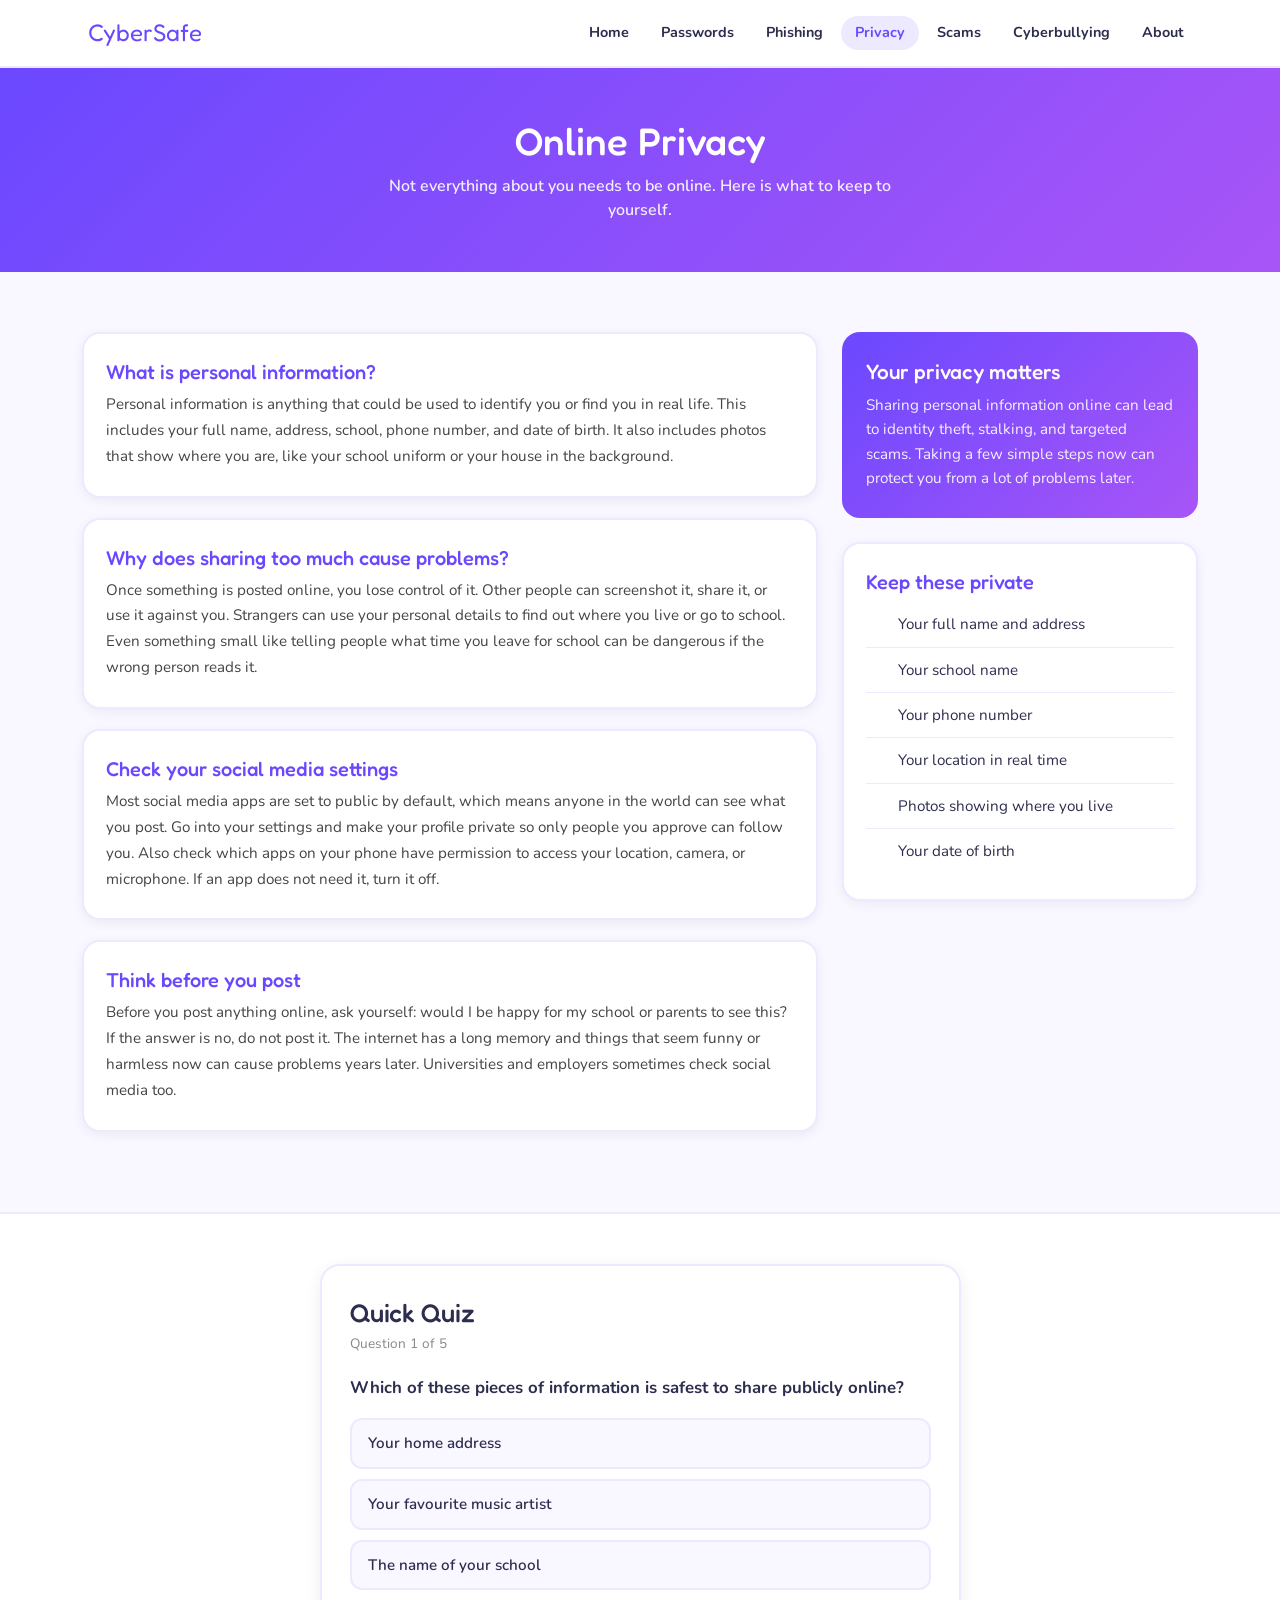
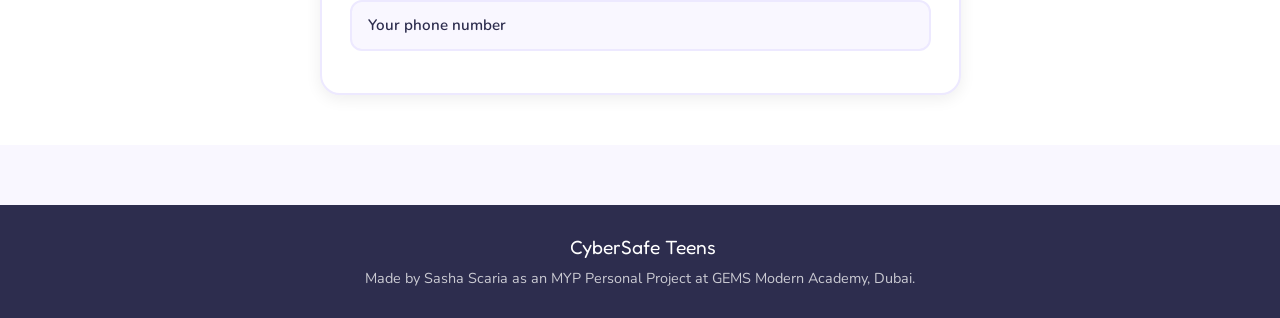
<file: privacy.html>
<!DOCTYPE html>
<html lang="en">
<head>
  <meta charset="UTF-8">
  <meta name="viewport" content="width=device-width, initial-scale=1.0">
  <title>Online Privacy | CyberSafe Teens</title>
  <link href="https://cdn.jsdelivr.net/npm/bootstrap@5.3.0/dist/css/bootstrap.min.css" rel="stylesheet">
  <link rel="stylesheet" href="style.css">
</head>
<body>

<nav class="navbar navbar-expand-lg">
  <div class="container">
    <a class="navbar-brand" href="index.html">️ CyberSafe</a>
    <button class="navbar-toggler" type="button" data-bs-toggle="collapse" data-bs-target="#navMenu">
      <span class="navbar-toggler-icon"></span>
    </button>
    <div class="collapse navbar-collapse" id="navMenu">
      <ul class="navbar-nav ms-auto gap-1">
        <li class="nav-item"><a class="nav-link" href="index.html">Home</a></li>
        <li class="nav-item"><a class="nav-link" href="passwords.html">Passwords</a></li>
        <li class="nav-item"><a class="nav-link" href="phishing.html">Phishing</a></li>
        <li class="nav-item"><a class="nav-link active" href="privacy.html">Privacy</a></li>
        <li class="nav-item"><a class="nav-link" href="scams.html">Scams</a></li>
        <li class="nav-item"><a class="nav-link" href="cyberbullying.html">Cyberbullying</a></li>
        <li class="nav-item"><a class="nav-link" href="about.html">About</a></li>
      </ul>
    </div>
  </div>
</nav>

<div class="page-hero">
  <div class="container">
    <h1> Online Privacy</h1>
    <p>Not everything about you needs to be online. Here is what to keep to yourself.</p>
  </div>
</div>

<section class="section-pad">
  <div class="container">
    <div class="row g-4">

      <div class="col-lg-8">

        <div class="info-card">
          <h4>What is personal information?</h4>
          <p>
            Personal information is anything that could be used to identify you or find you in real life.
            This includes your full name, address, school, phone number, and date of birth.
            It also includes photos that show where you are, like your school uniform or your house in the background.
          </p>
        </div>

        <div class="info-card">
          <h4>Why does sharing too much cause problems?</h4>
          <p>
            Once something is posted online, you lose control of it. Other people can screenshot it, share it, or use it against you.
            Strangers can use your personal details to find out where you live or go to school.
            Even something small like telling people what time you leave for school can be dangerous if the wrong person reads it.
          </p>
        </div>

        <div class="info-card">
          <h4>Check your social media settings</h4>
          <p>
            Most social media apps are set to public by default, which means anyone in the world can see what you post.
            Go into your settings and make your profile private so only people you approve can follow you.
            Also check which apps on your phone have permission to access your location, camera, or microphone.
            If an app does not need it, turn it off.
          </p>
        </div>

        <div class="info-card">
          <h4>Think before you post</h4>
          <p>
            Before you post anything online, ask yourself: would I be happy for my school or parents to see this?
            If the answer is no, do not post it. The internet has a long memory and things that seem funny or harmless now
            can cause problems years later. Universities and employers sometimes check social media too.
          </p>
        </div>

      </div>

      <div class="col-lg-4">
        <div class="why-badge">
          <h4>Your privacy matters</h4>
          <p>Sharing personal information online can lead to identity theft, stalking, and targeted scams. Taking a few simple steps now can protect you from a lot of problems later.</p>
        </div>

        <div class="info-card">
          <h4>Keep these private</h4>
          <ul class="tips-list">
            <li>Your full name and address</li>
            <li>Your school name</li>
            <li>Your phone number</li>
            <li>Your location in real time</li>
            <li>Photos showing where you live</li>
            <li>Your date of birth</li>
          </ul>
        </div>
      </div>

    </div>
  </div>
</section>

<section style="background:#fff; padding: 50px 0; border-top: 2px solid #EDE9FF;">
  <div class="container">
    <div class="row justify-content-center">
      <div class="col-lg-7">

        <div class="quiz-wrapper">
          <h3> Quick Quiz</h3>
          <p class="quiz-progress" id="progress">Question 1 of 5</p>
          <div id="quiz-area">
            <p class="quiz-question" id="question-text"></p>
            <div id="options-area"></div>
            <div class="quiz-feedback" id="feedback"></div>
            <button class="btn-next" id="next-btn" onclick="nextQuestion()">Next question</button>
          </div>
          <div class="score-box" id="score-box">
            <div class="score-num" id="score-num"></div>
            <div class="score-label">out of 5</div>
            <div class="score-msg" id="score-msg"></div>
            <button class="btn-restart" onclick="restartQuiz()">Try again</button>
          </div>
        </div>

      </div>
    </div>
  </div>
</section>

<footer>
  <div class="container">
    <span class="footer-brand">️ CyberSafe Teens</span>
    <p style="margin:0;">Made by Sasha Scaria as an MYP Personal Project at GEMS Modern Academy, Dubai.</p>
  </div>
</footer>

<script src="https://cdn.jsdelivr.net/npm/bootstrap@5.3.0/dist/js/bootstrap.bundle.min.js"></script>
<script>
const questions = [
  {
    q: "Which of these pieces of information is safest to share publicly online?",
    options: [
      "Your home address",
      "Your favourite music artist",
      "The name of your school",
      "Your phone number"
    ],
    answer: 1,
    explanation: "Sharing your favourite music artist is generally safe. Your address, school name, and phone number are personal details that could be used to find or contact you without your permission."
  },
  {
    q: "Your social media profile is set to public. What does this mean?",
    options: [
      "Only your friends can see your posts",
      "Your teachers can see your posts",
      "Anyone in the world can see your posts",
      "Only people in your country can see your posts"
    ],
    answer: 2,
    explanation: "A public profile means your posts are visible to everyone, including strangers. It is much safer to set your account to private so only approved followers can see what you share."
  },
  {
    q: "You post a photo outside your school in your uniform. What personal information might this reveal?",
    options: [
      "Nothing, it is just a photo",
      "Your school name and roughly where you are every day",
      "Only your face",
      "Your home address"
    ],
    answer: 1,
    explanation: "A photo in your uniform outside your school tells people where you go to school. This means a stranger would know where to find you on school days, which could be dangerous."
  },
  {
    q: "Why is it important to check which apps have access to your location?",
    options: [
      "Apps with location access use more battery",
      "It makes your phone faster",
      "Apps could track where you are and share that data with others",
      "It has no real effect on your privacy"
    ],
    answer: 2,
    explanation: "Some apps share your location data with advertisers or other companies. If an app does not actually need your location to work, it is a good idea to turn off that permission."
  },
  {
    q: "Which question is most useful to ask yourself before posting something online?",
    options: [
      "Will this get many likes?",
      "Would I be okay with my parents or school seeing this?",
      "How many characters is this?",
      "Did someone else post something similar before?"
    ],
    answer: 1,
    explanation: "Asking whether you are comfortable with everyone seeing something is a simple but effective way to check if it is appropriate to post. Once something is online, you cannot fully control who sees it."
  }
];

let current = 0, score = 0, answered = false;

function loadQuestion() {
  answered = false;
  const q = questions[current];
  document.getElementById('progress').textContent = 'Question ' + (current + 1) + ' of 5';
  document.getElementById('question-text').textContent = q.q;

  const area = document.getElementById('options-area');
  area.innerHTML = '';
  q.options.forEach(function(opt, i) {
    const btn = document.createElement('button');
    btn.className = 'quiz-option';
    btn.textContent = opt;
    btn.onclick = function() { selectAnswer(i); };
    area.appendChild(btn);
  });

  const feedback = document.getElementById('feedback');
  feedback.className = 'quiz-feedback';
  feedback.textContent = '';

  const nextBtn = document.getElementById('next-btn');
  nextBtn.className = 'btn-next';
  nextBtn.textContent = current === questions.length - 1 ? 'See my score' : 'Next question';
}

function selectAnswer(i) {
  if (answered) return;
  answered = true;

  const q = questions[current];
  const buttons = document.querySelectorAll('.quiz-option');
  buttons.forEach(function(btn) { btn.disabled = true; });

  if (i === q.answer) {
    buttons[i].classList.add('correct');
    score++;
  } else {
    buttons[i].classList.add('wrong');
    buttons[q.answer].classList.add('correct');
  }

  const feedback = document.getElementById('feedback');
  feedback.textContent = q.explanation;
  feedback.className = 'quiz-feedback show';

  document.getElementById('next-btn').className = 'btn-next show';
}

function nextQuestion() {
  current++;
  if (current < questions.length) {
    loadQuestion();
  } else {
    showScore();
  }
}

function showScore() {
  document.getElementById('quiz-area').style.display = 'none';
  document.getElementById('progress').style.display = 'none';
  const box = document.getElementById('score-box');
  box.className = 'score-box show';
  document.getElementById('score-num').textContent = score;
  const msgs = ['Keep practising!', 'Not bad, try again!', 'Good effort!', 'Great work!', 'Perfect score!'];
  document.getElementById('score-msg').textContent = msgs[score] || msgs[4];
}

function restartQuiz() {
  current = 0; score = 0; answered = false;
  document.getElementById('quiz-area').style.display = 'block';
  document.getElementById('progress').style.display = 'block';
  document.getElementById('score-box').className = 'score-box';
  loadQuestion();
}

loadQuestion();
</script>
</body>
</html>
</file>
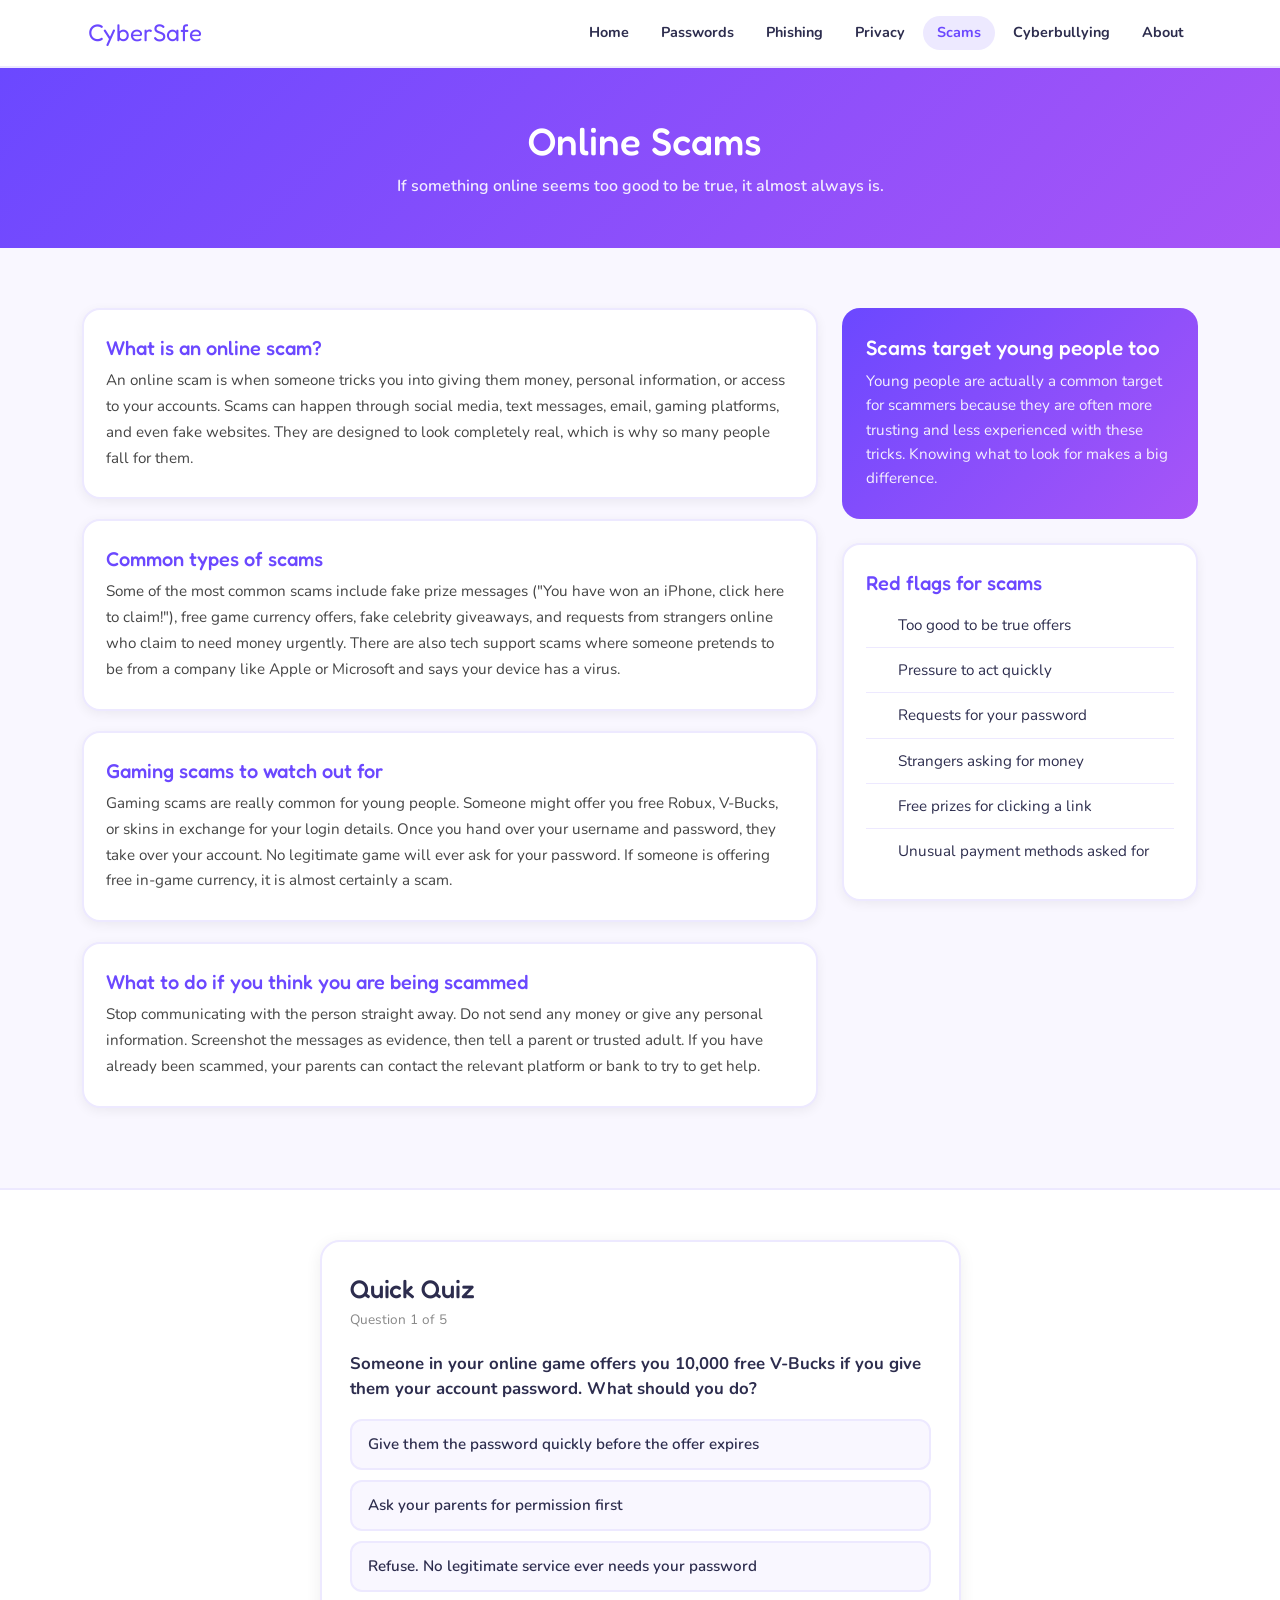
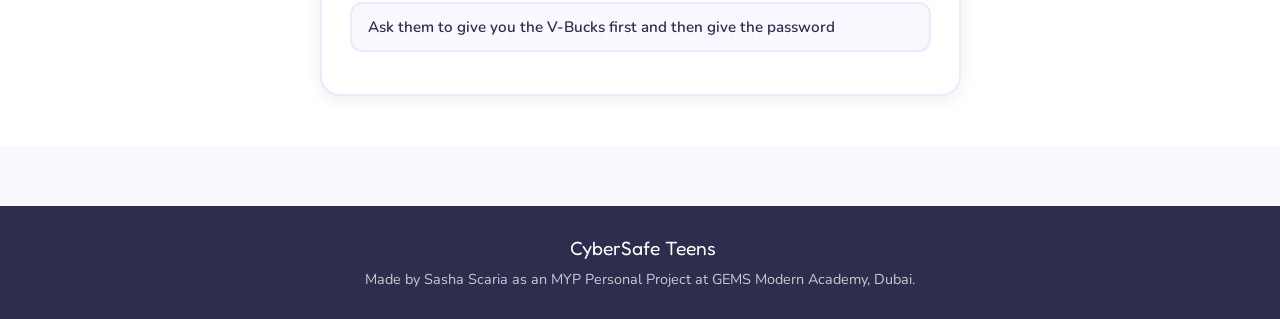
<file: scams.html>
<!DOCTYPE html>
<html lang="en">
<head>
  <meta charset="UTF-8">
  <meta name="viewport" content="width=device-width, initial-scale=1.0">
  <title>Online Scams | CyberSafe Teens</title>
  <link href="https://cdn.jsdelivr.net/npm/bootstrap@5.3.0/dist/css/bootstrap.min.css" rel="stylesheet">
  <link rel="stylesheet" href="style.css">
</head>
<body>

<nav class="navbar navbar-expand-lg">
  <div class="container">
    <a class="navbar-brand" href="index.html">️ CyberSafe</a>
    <button class="navbar-toggler" type="button" data-bs-toggle="collapse" data-bs-target="#navMenu">
      <span class="navbar-toggler-icon"></span>
    </button>
    <div class="collapse navbar-collapse" id="navMenu">
      <ul class="navbar-nav ms-auto gap-1">
        <li class="nav-item"><a class="nav-link" href="index.html">Home</a></li>
        <li class="nav-item"><a class="nav-link" href="passwords.html">Passwords</a></li>
        <li class="nav-item"><a class="nav-link" href="phishing.html">Phishing</a></li>
        <li class="nav-item"><a class="nav-link" href="privacy.html">Privacy</a></li>
        <li class="nav-item"><a class="nav-link active" href="scams.html">Scams</a></li>
        <li class="nav-item"><a class="nav-link" href="cyberbullying.html">Cyberbullying</a></li>
        <li class="nav-item"><a class="nav-link" href="about.html">About</a></li>
      </ul>
    </div>
  </div>
</nav>

<div class="page-hero">
  <div class="container">
    <h1>️ Online Scams</h1>
    <p>If something online seems too good to be true, it almost always is.</p>
  </div>
</div>

<section class="section-pad">
  <div class="container">
    <div class="row g-4">

      <div class="col-lg-8">

        <div class="info-card">
          <h4>What is an online scam?</h4>
          <p>
            An online scam is when someone tricks you into giving them money, personal information, or access to your accounts.
            Scams can happen through social media, text messages, email, gaming platforms, and even fake websites.
            They are designed to look completely real, which is why so many people fall for them.
          </p>
        </div>

        <div class="info-card">
          <h4>Common types of scams</h4>
          <p>
            Some of the most common scams include fake prize messages ("You have won an iPhone, click here to claim!"),
            free game currency offers, fake celebrity giveaways, and requests from strangers online who claim to need money urgently.
            There are also tech support scams where someone pretends to be from a company like Apple or Microsoft and says your device has a virus.
          </p>
        </div>

        <div class="info-card">
          <h4>Gaming scams to watch out for</h4>
          <p>
            Gaming scams are really common for young people. Someone might offer you free Robux, V-Bucks, or skins in exchange for your login details.
            Once you hand over your username and password, they take over your account.
            No legitimate game will ever ask for your password. If someone is offering free in-game currency, it is almost certainly a scam.
          </p>
        </div>

        <div class="info-card">
          <h4>What to do if you think you are being scammed</h4>
          <p>
            Stop communicating with the person straight away. Do not send any money or give any personal information.
            Screenshot the messages as evidence, then tell a parent or trusted adult.
            If you have already been scammed, your parents can contact the relevant platform or bank to try to get help.
          </p>
        </div>

      </div>

      <div class="col-lg-4">
        <div class="why-badge">
          <h4>Scams target young people too</h4>
          <p>Young people are actually a common target for scammers because they are often more trusting and less experienced with these tricks. Knowing what to look for makes a big difference.</p>
        </div>

        <div class="info-card">
          <h4>Red flags for scams</h4>
          <ul class="tips-list">
            <li>Too good to be true offers</li>
            <li>Pressure to act quickly</li>
            <li>Requests for your password</li>
            <li>Strangers asking for money</li>
            <li>Free prizes for clicking a link</li>
            <li>Unusual payment methods asked for</li>
          </ul>
        </div>
      </div>

    </div>
  </div>
</section>

<section style="background:#fff; padding: 50px 0; border-top: 2px solid #EDE9FF;">
  <div class="container">
    <div class="row justify-content-center">
      <div class="col-lg-7">

        <div class="quiz-wrapper">
          <h3> Quick Quiz</h3>
          <p class="quiz-progress" id="progress">Question 1 of 5</p>
          <div id="quiz-area">
            <p class="quiz-question" id="question-text"></p>
            <div id="options-area"></div>
            <div class="quiz-feedback" id="feedback"></div>
            <button class="btn-next" id="next-btn" onclick="nextQuestion()">Next question</button>
          </div>
          <div class="score-box" id="score-box">
            <div class="score-num" id="score-num"></div>
            <div class="score-label">out of 5</div>
            <div class="score-msg" id="score-msg"></div>
            <button class="btn-restart" onclick="restartQuiz()">Try again</button>
          </div>
        </div>

      </div>
    </div>
  </div>
</section>

<footer>
  <div class="container">
    <span class="footer-brand">️ CyberSafe Teens</span>
    <p style="margin:0;">Made by Sasha Scaria as an MYP Personal Project at GEMS Modern Academy, Dubai.</p>
  </div>
</footer>

<script src="https://cdn.jsdelivr.net/npm/bootstrap@5.3.0/dist/js/bootstrap.bundle.min.js"></script>
<script>
const questions = [
  {
    q: "Someone in your online game offers you 10,000 free V-Bucks if you give them your account password. What should you do?",
    options: [
      "Give them the password quickly before the offer expires",
      "Ask your parents for permission first",
      "Refuse. No legitimate service ever needs your password",
      "Ask them to give you the V-Bucks first and then give the password"
    ],
    answer: 2,
    explanation: "No real game or service will ever ask for your password. This is a classic gaming scam. If you hand over your password, they will take over your account and you will likely lose everything in it."
  },
  {
    q: "You see a social media post saying a famous YouTuber is giving away a new phone. To enter, you just need to click a link. What is this most likely to be?",
    options: [
      "A real giveaway from the YouTuber",
      "A scam using the YouTuber's name to trick you",
      "A competition run by the phone company",
      "A fan page doing something nice"
    ],
    answer: 1,
    explanation: "Fake celebrity giveaways are one of the most common scams on social media. Scammers use famous names to make their trick look trustworthy. Always check the account is actually verified before trusting a giveaway."
  },
  {
    q: "Which of these is the most obvious sign that something is a scam?",
    options: [
      "It has a lot of comments",
      "It offers you something valuable for free with no effort required",
      "It is posted by someone with many followers",
      "The message uses your first name"
    ],
    answer: 1,
    explanation: "If something is offering you something valuable for nothing, that is the clearest sign it is a scam. Real prizes and deals always have real terms and conditions attached."
  },
  {
    q: "A stranger online says they are stuck abroad and urgently need money. They promise to pay you back double. What is this?",
    options: [
      "A genuine emergency and you should help if you can",
      "Probably a misunderstanding",
      "A common scam known as an advance fee fraud",
      "Fine as long as you do not send too much"
    ],
    answer: 2,
    explanation: "This is called an advance fee fraud or sometimes a 419 scam. The person is not real. They will take any money you send and disappear. You will never see it again."
  },
  {
    q: "A pop-up appears on your screen saying your computer has a virus and you need to call a number immediately to fix it. What should you do?",
    options: [
      "Call the number straight away",
      "Click the pop-up to run the virus scanner it mentions",
      "Close the pop-up. It is a fake tech support scam",
      "Pay the fee to remove the virus"
    ],
    answer: 2,
    explanation: "Tech support scams use scary pop-ups to panic you into calling a fake helpline. Real security warnings never ask you to call a phone number. Close the browser tab and tell a parent."
  }
];

let current = 0, score = 0, answered = false;

function loadQuestion() {
  answered = false;
  const q = questions[current];
  document.getElementById('progress').textContent = 'Question ' + (current + 1) + ' of 5';
  document.getElementById('question-text').textContent = q.q;

  const area = document.getElementById('options-area');
  area.innerHTML = '';
  q.options.forEach(function(opt, i) {
    const btn = document.createElement('button');
    btn.className = 'quiz-option';
    btn.textContent = opt;
    btn.onclick = function() { selectAnswer(i); };
    area.appendChild(btn);
  });

  const feedback = document.getElementById('feedback');
  feedback.className = 'quiz-feedback';
  feedback.textContent = '';

  const nextBtn = document.getElementById('next-btn');
  nextBtn.className = 'btn-next';
  nextBtn.textContent = current === questions.length - 1 ? 'See my score' : 'Next question';
}

function selectAnswer(i) {
  if (answered) return;
  answered = true;

  const q = questions[current];
  const buttons = document.querySelectorAll('.quiz-option');
  buttons.forEach(function(btn) { btn.disabled = true; });

  if (i === q.answer) {
    buttons[i].classList.add('correct');
    score++;
  } else {
    buttons[i].classList.add('wrong');
    buttons[q.answer].classList.add('correct');
  }

  const feedback = document.getElementById('feedback');
  feedback.textContent = q.explanation;
  feedback.className = 'quiz-feedback show';

  document.getElementById('next-btn').className = 'btn-next show';
}

function nextQuestion() {
  current++;
  if (current < questions.length) {
    loadQuestion();
  } else {
    showScore();
  }
}

function showScore() {
  document.getElementById('quiz-area').style.display = 'none';
  document.getElementById('progress').style.display = 'none';
  const box = document.getElementById('score-box');
  box.className = 'score-box show';
  document.getElementById('score-num').textContent = score;
  const msgs = ['Keep practising!', 'Not bad, try again!', 'Good effort!', 'Great work!', 'Perfect score!'];
  document.getElementById('score-msg').textContent = msgs[score] || msgs[4];
}

function restartQuiz() {
  current = 0; score = 0; answered = false;
  document.getElementById('quiz-area').style.display = 'block';
  document.getElementById('progress').style.display = 'block';
  document.getElementById('score-box').className = 'score-box';
  loadQuestion();
}

loadQuestion();
</script>
</body>
</html>
</file>
<file: style.css>
/* CyberSafe Teens - Main Stylesheet */

@import url('https://fonts.googleapis.com/css2?family=Fredoka+One&family=Nunito:wght@400;600;700;800&display=swap');

:root {
  --purple: #6B48FF;
  --purple-light: #A855F7;
  --bg: #F9F7FF;
  --navy: #2D2D4E;
  --card-border: #EDE9FF;
  --green: #22C55E;
  --red: #EF4444;
}

body {
  font-family: 'Nunito', sans-serif;
  background: var(--bg);
  color: var(--navy);
  margin: 0;
  padding: 0;
}

/*  Navbar  */
.navbar {
  background: #fff;
  border-bottom: 2px solid var(--card-border);
  padding: 10px 24px;
}

.navbar-brand {
  font-family: 'Fredoka One', cursive;
  font-size: 1.5rem;
  color: var(--purple) !important;
}

.nav-link {
  font-weight: 700;
  color: var(--navy) !important;
  border-radius: 20px;
  padding: 6px 14px !important;
  font-size: 0.9rem;
  transition: background 0.2s;
}

.nav-link:hover,
.nav-link.active {
  background: var(--card-border);
  color: var(--purple) !important;
}

/*  Hero  */
.hero {
  background: linear-gradient(135deg, var(--purple) 0%, var(--purple-light) 100%);
  padding: 80px 24px;
  text-align: center;
}

.hero h1 {
  font-family: 'Fredoka One', cursive;
  font-size: 3rem;
  color: #fff;
  margin-bottom: 14px;
}

.hero p {
  color: rgba(255,255,255,0.9);
  font-size: 1.1rem;
  font-weight: 600;
  max-width: 560px;
  margin: 0 auto 28px;
}

.btn-hero {
  background: #fff;
  color: var(--purple);
  font-weight: 800;
  padding: 14px 36px;
  border-radius: 30px;
  text-decoration: none;
  font-size: 1rem;
  display: inline-block;
  transition: opacity 0.2s;
}

.btn-hero:hover {
  opacity: 0.9;
  color: var(--purple);
}

/*  section headings  */
.section-title {
  font-family: 'Fredoka One', cursive;
  font-size: 2rem;
  text-align: center;
  margin-bottom: 8px;
}

.section-sub {
  text-align: center;
  color: #666;
  font-size: 1rem;
  margin-bottom: 36px;
}

/*  topic cards (for da homepage) */
.topic-card {
  background: #fff;
  border-radius: 20px;
  padding: 28px 22px;
  border: 2.5px solid var(--card-border);
  box-shadow: 0 4px 16px rgba(0,0,0,0.06);
  text-decoration: none;
  color: var(--navy);
  display: block;
  transition: transform 0.2s, box-shadow 0.2s;
  height: 100%;
}

.topic-card:hover {
  transform: translateY(-4px);
  box-shadow: 0 10px 28px rgba(107,72,255,0.14);
  color: var(--navy);
}

.topic-card .card-icon {
  font-size: 2.8rem;
  margin-bottom: 12px;
  display: block;
}

.topic-card h3 {
  font-family: 'Fredoka One', cursive;
  font-size: 1.4rem;
  margin-bottom: 8px;
}

.topic-card p {
  font-size: 0.95rem;
  color: #555;
  line-height: 1.6;
  margin: 0;
}

/*  ccontent cards (topic pages)  */
.info-card {
  background: #fff;
  border-radius: 18px;
  padding: 26px 22px;
  border: 2px solid var(--card-border);
  box-shadow: 0 3px 12px rgba(0,0,0,0.06);
  margin-bottom: 20px;
}

.info-card h4 {
  font-family: 'Fredoka One', cursive;
  font-size: 1.25rem;
  margin-bottom: 8px;
  color: var(--purple);
}

.info-card p {
  font-size: 0.95rem;
  color: #444;
  line-height: 1.7;
  margin: 0;
}

/*  tips list */
.tips-list {
  list-style: none;
  padding: 0;
  margin: 0;
}

.tips-list li {
  padding: 10px 0 10px 32px;
  position: relative;
  font-size: 0.95rem;
  line-height: 1.6;
  border-bottom: 1px solid var(--card-border);
}

.tips-list li:last-child {
  border-bottom: none;
}

.tips-list li::before {
  content: "";
  position: absolute;
  left: 0;
  color: var(--green);
  font-weight: 800;
  font-size: 1.1rem;
}

/* ---- Page hero (topic pages) ---- */
.page-hero {
  background: linear-gradient(135deg, var(--purple) 0%, var(--purple-light) 100%);
  padding: 50px 24px;
  text-align: center;
  color: #fff;
}

.page-hero h1 {
  font-family: 'Fredoka One', cursive;
  font-size: 2.4rem;
  margin-bottom: 10px;
}

.page-hero p {
  font-size: 1rem;
  opacity: 0.9;
  max-width: 520px;
  margin: 0 auto;
  font-weight: 600;
}

/*  Quiz */
.quiz-wrapper {
  background: #fff;
  border-radius: 20px;
  padding: 32px 28px;
  border: 2px solid var(--card-border);
  box-shadow: 0 4px 16px rgba(0,0,0,0.07);
}

.quiz-wrapper h3 {
  font-family: 'Fredoka One', cursive;
  font-size: 1.6rem;
  margin-bottom: 6px;
}

.quiz-progress {
  font-size: 0.85rem;
  color: #888;
  margin-bottom: 20px;
}

.quiz-question {
  font-size: 1.05rem;
  font-weight: 700;
  margin-bottom: 18px;
  line-height: 1.5;
}

.quiz-option {
  display: block;
  width: 100%;
  text-align: left;
  background: var(--bg);
  border: 2px solid var(--card-border);
  border-radius: 12px;
  padding: 12px 16px;
  margin-bottom: 10px;
  font-size: 0.95rem;
  font-family: 'Nunito', sans-serif;
  font-weight: 600;
  cursor: pointer;
  transition: border-color 0.15s, background 0.15s;
  color: var(--navy);
}

.quiz-option:hover:not(:disabled) {
  border-color: var(--purple);
  background: #f0ecff;
}

.quiz-option.correct {
  background: #F0FDF4;
  border-color: var(--green);
  color: #15803D;
}

.quiz-option.wrong {
  background: #FEF2F2;
  border-color: var(--red);
  color: #B91C1C;
}

.quiz-feedback {
  background: #f0ecff;
  border-radius: 10px;
  padding: 12px 16px;
  font-size: 0.9rem;
  margin: 12px 0;
  display: none;
  line-height: 1.6;
}

.quiz-feedback.show {
  display: block;
}

.btn-next {
  background: var(--purple);
  color: #fff;
  border: none;
  border-radius: 24px;
  padding: 10px 28px;
  font-size: 0.95rem;
  font-family: 'Nunito', sans-serif;
  font-weight: 700;
  cursor: pointer;
  margin-top: 8px;
  display: none;
  transition: opacity 0.2s;
}

.btn-next:hover {
  opacity: 0.85;
}

.btn-next.show {
  display: inline-block;
}

.score-box {
  text-align: center;
  padding: 24px;
  display: none;
}

.score-box.show {
  display: block;
}

.score-box .score-num {
  font-family: 'Fredoka One', cursive;
  font-size: 3.5rem;
  color: var(--purple);
  line-height: 1;
}

.score-box .score-label {
  font-size: 1rem;
  color: #555;
  margin-bottom: 16px;
}

.score-box .score-msg {
  font-size: 1.05rem;
  font-weight: 700;
  margin-bottom: 20px;
}

.btn-restart {
  background: var(--purple);
  color: #fff;
  border: none;
  border-radius: 24px;
  padding: 10px 28px;
  font-size: 0.95rem;
  font-family: 'Nunito', sans-serif;
  font-weight: 700;
  cursor: pointer;
  transition: opacity 0.2s;
}

.btn-restart:hover {
  opacity: 0.85;
}

/*  Why it matters badge  */
.why-badge {
  background: linear-gradient(135deg, var(--purple), var(--purple-light));
  color: #fff;
  border-radius: 18px;
  padding: 28px 24px;
  margin-bottom: 24px;
}

.why-badge h4 {
  font-family: 'Fredoka One', cursive;
  font-size: 1.3rem;
  margin-bottom: 8px;
}

.why-badge p {
  font-size: 0.95rem;
  opacity: 0.92;
  margin: 0;
  line-height: 1.6;
}

/*  Footer  */
footer {
  background: var(--navy);
  color: rgba(255,255,255,0.75);
  text-align: center;
  padding: 28px 24px;
  font-size: 0.9rem;
  margin-top: 60px;
}

footer .footer-brand {
  font-family: 'Fredoka One', cursive;
  color: #fff;
  font-size: 1.2rem;
  display: block;
  margin-bottom: 6px;
}

/*  Utilities  */
.section-pad {
  padding: 60px 0;
}

@media (max-width: 576px) {
  .hero h1 { font-size: 2.2rem; }
  .page-hero h1 { font-size: 1.9rem; }
  .quiz-wrapper { padding: 22px 16px; }
}
</file>
